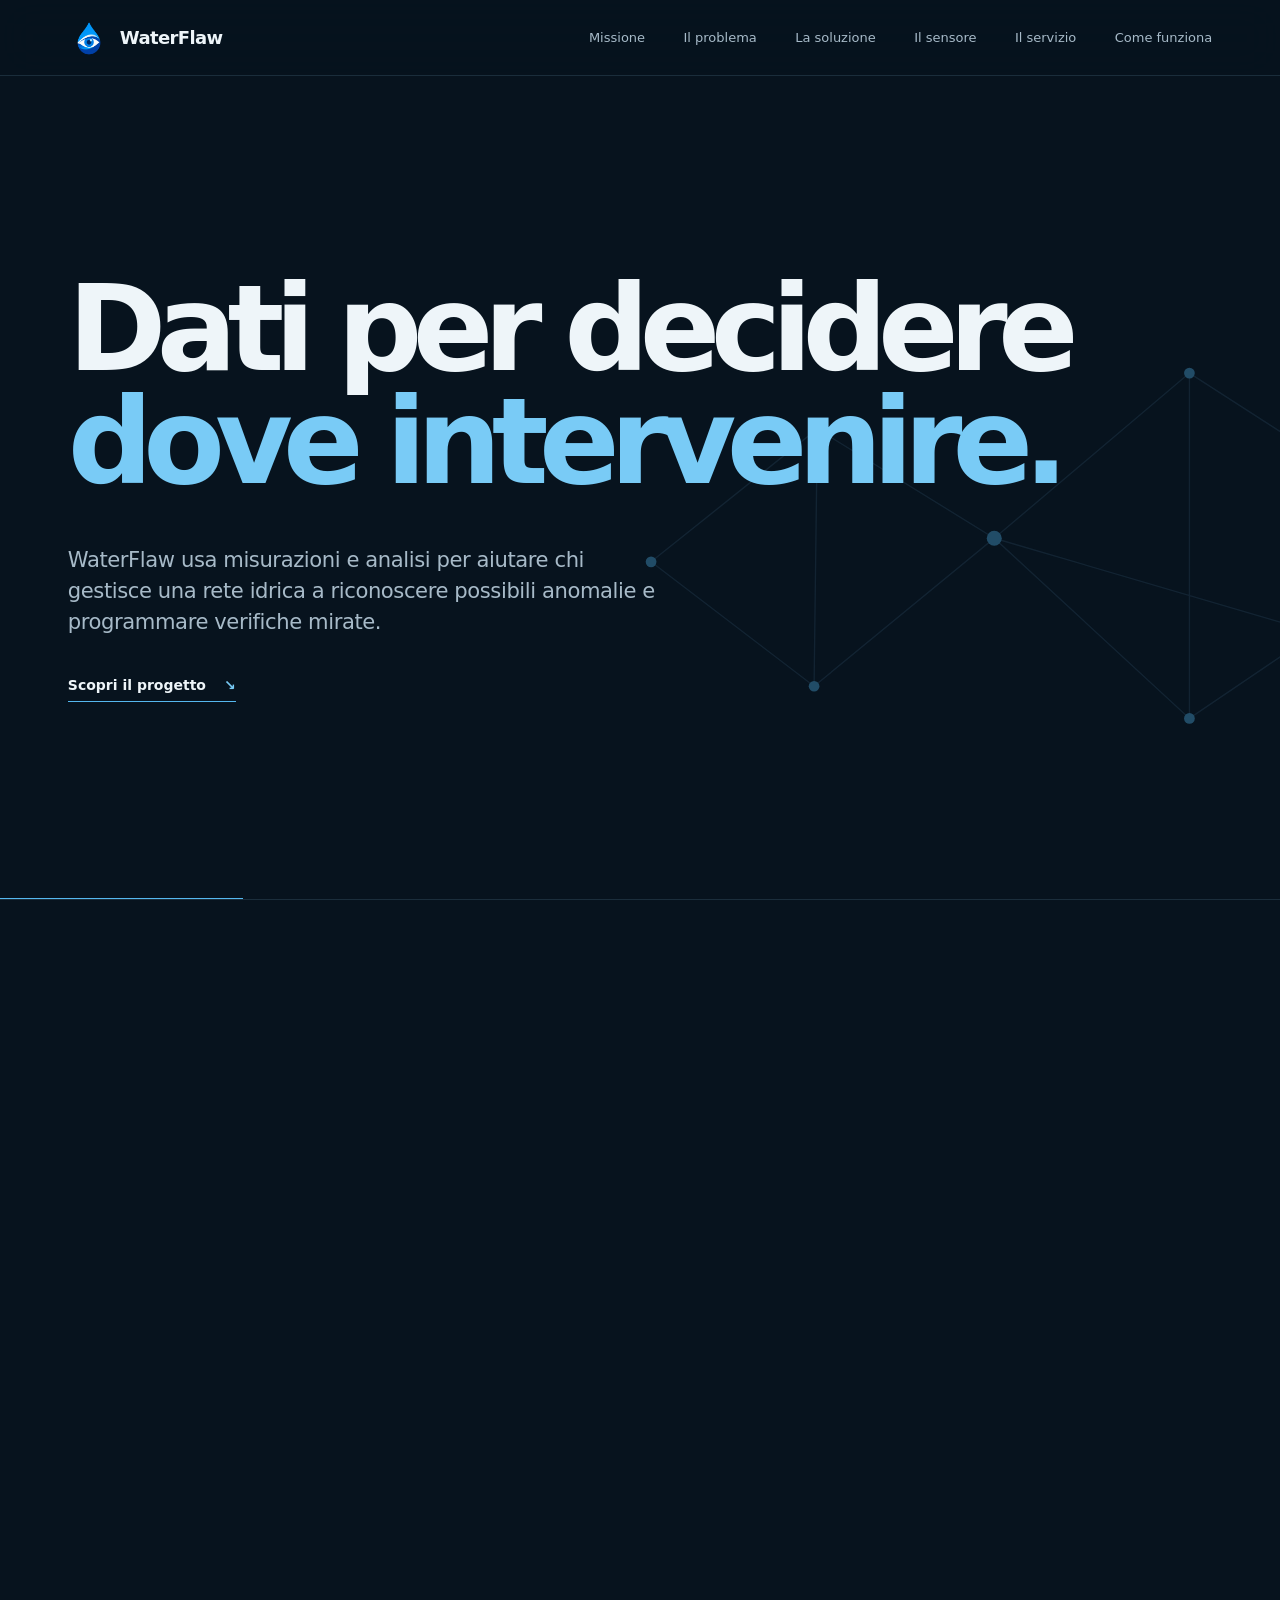
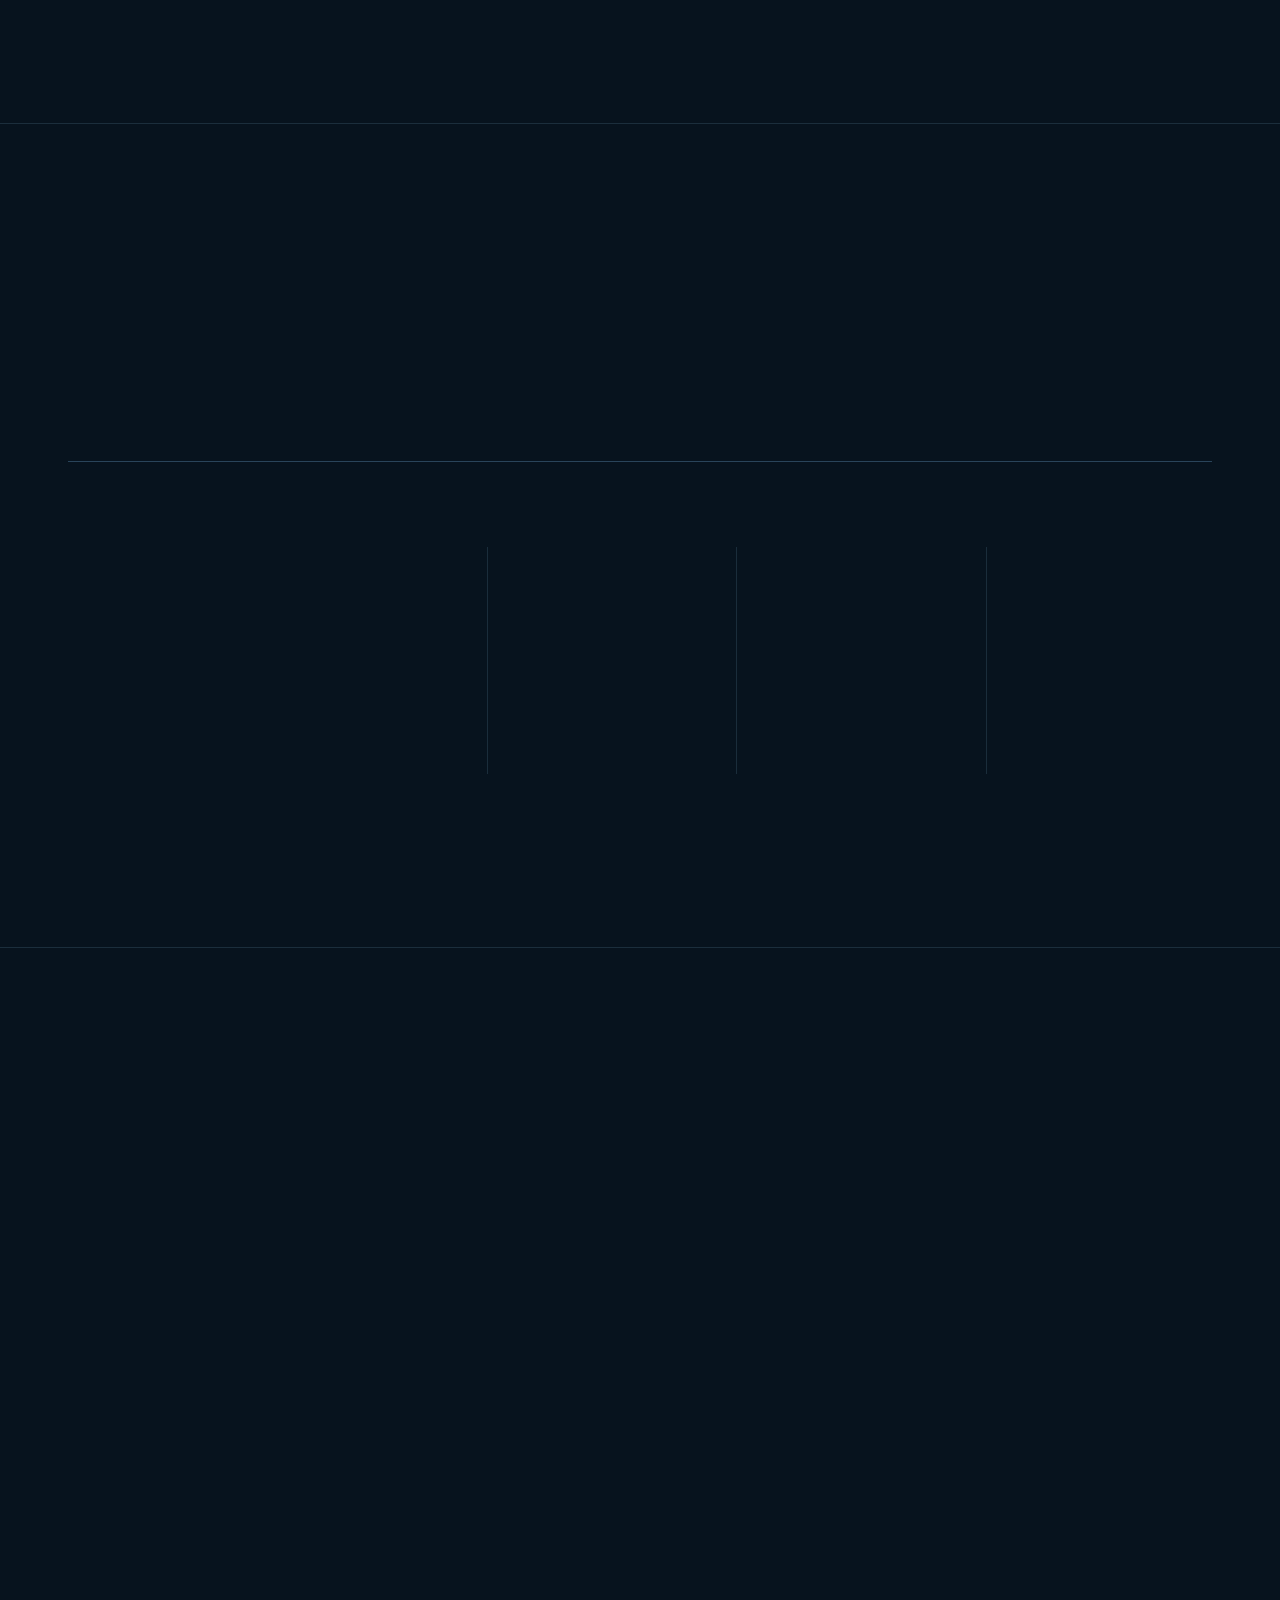
<file: index.html>
<!doctype html>
<html lang="it">
<head>
  <meta charset="utf-8">
  <meta name="viewport" content="width=device-width, initial-scale=1">
  <meta name="theme-color" content="#07131e">
  <meta name="description" content="WaterFlaw usa misure e analisi per aiutare chi gestisce una rete idrica a individuare possibili anomalie e pianificare verifiche mirate.">
  <title>WaterFlaw — Dati per decidere dove intervenire</title>
  <link rel="icon" href="./assets/waterflaw-logo.png" type="image/png">
  <link rel="stylesheet" href="./style.css">
  <script src="./script.js" defer></script>
</head>
<body>
  <div class="loader" id="loader" hidden aria-hidden="true">
    <svg class="loader-filter" aria-hidden="true" focusable="false">
      <defs>
        <filter id="water-goo" x="-100%" y="-100%" width="300%" height="300%">
          <feGaussianBlur in="SourceGraphic" stdDeviation="7" result="blur" />
          <feColorMatrix in="blur" mode="matrix" values="1 0 0 0 0  0 1 0 0 0  0 0 1 0 0  0 0 0 28 -11" result="goo" />
          <feBlend in="SourceGraphic" in2="goo" />
        </filter>
      </defs>
    </svg>
    <div class="liquid-loader">
      <div class="loader-drop-main"></div>
      <div class="loader-drop-falling"></div>
    </div>
  </div>
  <a class="skip-link" href="#contenuto">Vai al contenuto</a>
  <header class="site-header">
    <div class="header-inner wrap">
      <a class="brand" href="#inizio" aria-label="WaterFlaw, torna all'inizio">
        <img src="./assets/waterflaw-logo.png" alt="" width="42" height="42">
        <span>WaterFlaw</span>
      </a>
      <nav aria-label="Navigazione principale">
        <a href="#missione">Missione</a>
        <a href="#problema">Il problema</a>
        <a href="#soluzione">La soluzione</a>
        <a href="#sensore">Il sensore</a>
        <a href="#servizio">Il servizio</a>
        <a href="#funzionamento">Come funziona</a>
      </nav>
    </div>
  </header>
  <main id="contenuto">
    <section class="hero section" id="inizio" aria-labelledby="hero-title">
      <div class="wrap hero-inner">
        <div class="hero-copy">
          <h1 id="hero-title" data-enter>Dati per decidere<br><em>dove intervenire.</em></h1>
          <p data-enter>WaterFlaw usa misurazioni e analisi per aiutare chi gestisce una rete idrica a riconoscere possibili anomalie e programmare verifiche mirate.</p>
          <a class="text-link" href="#missione" data-enter>Scopri il progetto <span aria-hidden="true">↘</span></a>
        </div>
        <svg class="hero-network" viewBox="0 0 740 560" aria-hidden="true" focusable="false">
          <g class="hero-network-lines">
            <path d="M70 274 225 150 390 252 572 98 690 174" />
            <path d="M70 274 222 390 390 252 572 420 690 340" />
            <path d="M225 150 222 390M572 98 572 420M390 252 690 340" />
          </g>
          <g class="hero-network-nodes">
            <circle cx="70" cy="274" r="5"/><circle cx="225" cy="150" r="5"/>
            <circle cx="222" cy="390" r="5"/><circle cx="390" cy="252" r="7"/>
            <circle cx="572" cy="98" r="5"/><circle cx="572" cy="420" r="5"/>
            <circle cx="690" cy="174" r="5"/><circle cx="690" cy="340" r="5"/>
          </g>
        </svg>
      </div>
      <span class="hero-edge" aria-hidden="true"></span>
    </section>
    <section class="mission section" id="missione" aria-labelledby="mission-title">
      <div class="wrap split-layout">
        <h2 id="mission-title" class="section-title reveal">Rendere visibili<br>le perdite, <em>prima<br>di intervenire.</em></h2>
        <div class="section-copy reveal">
          <p>WaterFlaw vuole rendere più semplice il controllo delle reti idriche. Le misure aiutano a scegliere dove verificare, evitando ispezioni indiscriminate.</p>
          <div class="measure-line" aria-hidden="true"><i></i><span></span><i></i></div>
        </div>
      </div>
    </section>
    <section class="problem section" id="problema" aria-labelledby="problem-title">
      <div class="wrap">
        <div class="problem-intro">
          <h2 id="problem-title" class="section-title reveal">L'acqua si perde.<br><em>Spesso senza sapere dove.</em></h2>
          <p class="section-copy reveal">Nel 2022 le perdite idriche totali nelle reti comunali italiane erano il 42,4% dell'acqua immessa. Il dato descrive le reti pubbliche, non la domanda delle reti private.</p>
        </div>
        <figure class="loss-chart" aria-labelledby="chart-label" data-chart>
          <figcaption id="chart-label" class="reveal">Perdite idriche totali nelle reti comunali · 2022</figcaption>
          <div class="chart-grid" aria-hidden="true"><span></span><span></span><span></span></div>
          <div class="chart-rows">
            <div class="chart-row reveal"><span class="chart-place">Italia</span><span class="chart-track"><span class="chart-bar" style="--bar-width:60.571%;"></span></span><strong>42,4%</strong></div>
            <div class="chart-row reveal"><span class="chart-place">Calabria</span><span class="chart-track"><span class="chart-bar" style="--bar-width:69.571%;"></span></span><strong>48,7%</strong></div>
            <div class="chart-row reveal"><span class="chart-place">Cosenza</span><span class="chart-track"><span class="chart-bar" style="--bar-width:69.429%;"></span></span><strong>48,6%</strong></div>
            <div class="chart-row reveal"><span class="chart-place">Crotone<span class="provisional">*</span></span><span class="chart-track"><span class="chart-bar chart-bar-strong" style="--bar-width:87.286%;"></span></span><strong>61,1%</strong></div>
          </div>
          <div class="chart-axis reveal" aria-hidden="true"><span>0</span><span>20</span><span>40</span><span>60</span><span>70%</span></div>
          <p class="chart-source reveal">* Dato provvisorio. Fonte: <a href="https://www.istat.it/wp-content/uploads/2024/12/Calabria_BesT_2024.pdf" target="_blank" rel="noopener noreferrer">ISTAT, BesT Calabria 2024</a>, tavola 2.8.</p>
        </figure>
      </div>
    </section>
    <section class="solution section" id="soluzione" aria-labelledby="solution-title">
      <div class="wrap split-layout solution-layout">
        <div class="solution-copy">
          <h2 id="solution-title" class="section-title reveal">Dalle misurazioni<br>alle <em>verifiche mirate.</em></h2>
          <p class="section-copy reveal">I sensori misurano la portata e, quando serve, la pressione. Il software confronta le letture e segnala i tratti da controllare. La presenza di una perdita si accerta sul posto.</p>
        </div>
        <figure class="network-figure reveal" aria-label="Schema di una rete idrica: un tratto viene evidenziato per una possibile anomalia" data-network>
          <svg viewBox="0 0 620 430" role="img" aria-labelledby="network-svg-title network-svg-desc">
            <title id="network-svg-title">Rete di misura</title>
            <desc id="network-svg-desc">Otto punti collegati da tubazioni. Un tratto è evidenziato come possibile anomalia da verificare.</desc>
            <g class="network-base">
              <path pathLength="1" d="M60 232 170 120 328 204 495 88 572 158" />
              <path pathLength="1" d="M60 232 174 338 328 204 492 330 572 270" />
              <path pathLength="1" d="M170 120 174 338M495 88 492 330" />
            </g>
            <path class="network-alert" pathLength="1" d="M328 204 492 330" />
            <g class="network-dots">
              <circle cx="60" cy="232" r="9"/><circle cx="170" cy="120" r="9"/>
              <circle cx="174" cy="338" r="9"/><circle cx="328" cy="204" r="11"/>
              <circle cx="495" cy="88" r="9"/><circle cx="492" cy="330" r="9"/>
              <circle cx="572" cy="158" r="9"/><circle cx="572" cy="270" r="9"/>
            </g>
            <circle class="network-alert-dot" cx="410" cy="267" r="6" />
          </svg>
        </figure>
      </div>
    </section>
    <section class="sensor section" id="sensore" aria-labelledby="sensor-title">
      <div class="wrap sensor-layout">
        <div class="sensor-copy">
          <h2 id="sensor-title" class="section-title reveal">Il sensore,<br><em>da vicino.</em></h2>
          <p class="section-copy reveal">Il prototipo raccoglie le letture dei misuratori. Qui puoi osservare l’involucro e la scheda che collega i sensori all’unità di controllo.</p>
          <div class="sensor-controls reveal" aria-label="Comandi del modello">
            <button class="sensor-toggle" type="button" data-sensor-toggle aria-controls="sensor-model" aria-expanded="false" disabled><span data-sensor-toggle-label>Apri l’involucro</span><span aria-hidden="true">↗</span></button>
          </div>
          <p class="sensor-hint reveal" data-sensor-hint>Caricamento del modello…</p>
        </div>
        <div class="sensor-stage reveal" id="sensor-model" data-sensor-stage tabindex="0" role="group" aria-label="Modello interattivo del sensore WaterFlaw. Usa le frecce per ruotarlo e il pulsante per aprire l’involucro.">
          <img class="sensor-image" data-sensor-image src="./assets/sensor/frame_000.webp" width="580" height="580" alt="Involucro del prototipo WaterFlaw, vista ruotabile a 360 gradi" draggable="false" fetchpriority="low">
          <span class="sensor-stage-state" data-sensor-state aria-live="polite">Vista esterna · 360°</span>
        </div>
      </div>
    </section>
    <section class="service section" id="servizio" aria-labelledby="service-title">
      <div class="wrap">
        <div class="service-intro">
          <h2 id="service-title" class="section-title reveal">Il servizio, dall'installazione <em>all'assistenza.</em></h2>
          <p class="section-copy reveal">Il preventivo distingue la fornitura iniziale dal canone periodico. La configurazione dipende dall'estensione della rete e dai punti da monitorare.</p>
        </div>
        <div class="service-offer" aria-label="Componenti del servizio">
          <div class="service-offer-part reveal">
            <span>All'avvio</span>
            <strong>Dispositivi<br>e installazione</strong>
          </div>
          <div class="service-offer-part reveal">
            <span>Nel tempo</span>
            <strong>Piattaforma web<br>e assistenza</strong>
          </div>
        </div>
      </div>
    </section>
    <section class="audience section" id="destinatari" aria-labelledby="audience-title">
      <div class="wrap audience-layout">
        <div>
          <h2 id="audience-title" class="section-title reveal">Ogni rete ha bisogno<br>di essere <em>compresa.</em></h2>
          <p class="section-copy reveal">WaterFlaw si rivolge inizialmente a organizzazioni che gestiscono reti idriche private e devono decidere dove concentrare i controlli.</p>
        </div>
        <ul class="audience-list" aria-label="Destinatari iniziali">
          <li class="reveal">Aziende agricole</li>
          <li class="reveal">Imprese industriali</li>
          <li class="reveal">Strutture ricettive</li>
          <li class="reveal">Complessi immobiliari</li>
        </ul>
      </div>
    </section>
    <section class="process section" id="funzionamento" aria-labelledby="process-title">
      <div class="wrap">
        <h2 id="process-title" class="section-title reveal">Una rete più leggibile.<br><em>Decisioni più precise.</em></h2>
        <p class="section-copy reveal">La rete viene rappresentata, le misure vengono raccolte e le anomalie orientano le verifiche. Il gestore mantiene il controllo degli interventi.</p>
        <ol class="process-steps reveal" data-process>
          <li><span class="step-dot" aria-hidden="true"></span><span>Rappresentare</span></li>
          <li><span class="step-dot" aria-hidden="true"></span><span>Misurare</span></li>
          <li><span class="step-dot" aria-hidden="true"></span><span>Segnalare</span></li>
          <li><span class="step-dot" aria-hidden="true"></span><span>Verificare</span></li>
        </ol>
      </div>
    </section>
    <section class="rollout section" id="avvio" aria-labelledby="rollout-title">
      <div class="wrap split-layout rollout-layout">
        <div>
          <h2 id="rollout-title" class="section-title reveal">Prima un tratto.<br><em>Poi il resto della rete.</em></h2>
          <p class="section-copy reveal">WaterFlaw può iniziare da una porzione delimitata. I dati raccolti aiutano il gestore a decidere se e dove estendere il monitoraggio.</p>
        </div>
        <figure class="rollout-diagram reveal" data-rollout aria-label="Il monitoraggio parte da un tratto della rete e può estendersi ad altri collegamenti">
          <svg viewBox="0 0 600 250" role="img" aria-labelledby="rollout-svg-title rollout-svg-desc">
            <title id="rollout-svg-title">Avvio graduale del monitoraggio</title>
            <desc id="rollout-svg-desc">Il primo tratto è evidenziato in azzurro. Gli altri collegamenti rappresentano una possibile estensione.</desc>
            <path class="rollout-possible" pathLength="1" d="M260 128 385 61 550 132M385 61 390 201 550 132" />
            <path class="rollout-start" pathLength="1" d="M45 128 145 72 260 128 145 191 45 128M145 72 145 191" />
            <g class="rollout-points">
              <circle cx="45" cy="128" r="8"/><circle cx="145" cy="72" r="8"/>
              <circle cx="145" cy="191" r="8"/><circle cx="260" cy="128" r="9"/>
            </g>
            <g class="rollout-future-points">
              <circle cx="385" cy="61" r="8"/><circle cx="390" cy="201" r="8"/>
              <circle cx="550" cy="132" r="8"/>
            </g>
          </svg>
          <figcaption><span>Primo tratto</span><span>Estensione possibile</span></figcaption>
        </figure>
      </div>
    </section>
    <section class="demo-section section" id="demo" aria-labelledby="demo-title">
      <div class="wrap demo-layout">
        <div class="demo-copy">
          <h2 id="demo-title" class="section-title reveal">Demo della <em>piattaforma.</em></h2>
          <p class="section-copy reveal">Una rete simulata mostra le misure nel tempo, i tratti da verificare e lo storico degli interventi.</p>
        </div>
        <div class="demo-action reveal">
          <a class="demo-cta" href="./demo/">
            <span class="demo-cta-label">Prova la demo</span>
            <span class="demo-cta-arrow" aria-hidden="true">↗</span>
          </a>
        </div>
      </div>
    </section>
  </main>
  <footer class="site-footer" id="chiusura" aria-labelledby="footer-title">
    <div class="wrap footer-content">
      <div class="footer-main">
        <a class="footer-lockup reveal" href="#inizio" aria-label="WaterFlaw, torna all'inizio">
          <img src="./assets/waterflaw-logo.png" alt="" width="104" height="104">
          <span>WaterFlaw</span>
        </a>
        <h2 id="footer-title" class="section-title reveal">Conoscere la rete.<br><em>Ridurre gli sprechi.</em></h2>
      </div>
      <div class="footer-bottom">
        <span class="footer-copyright reveal">© 2026 WaterFlaw</span>
        <nav class="footer-legal" aria-label="Informazioni legali">
          <a class="reveal" href="./privacy.html">Privacy policy</a>
          <a class="reveal" href="./cookie.html">Cookie policy</a>
        </nav>
        <a class="footer-return reveal" href="#inizio">Torna all'inizio <span aria-hidden="true">↑</span></a>
      </div>
    </div>
  </footer>
</body>
</html>
</file>
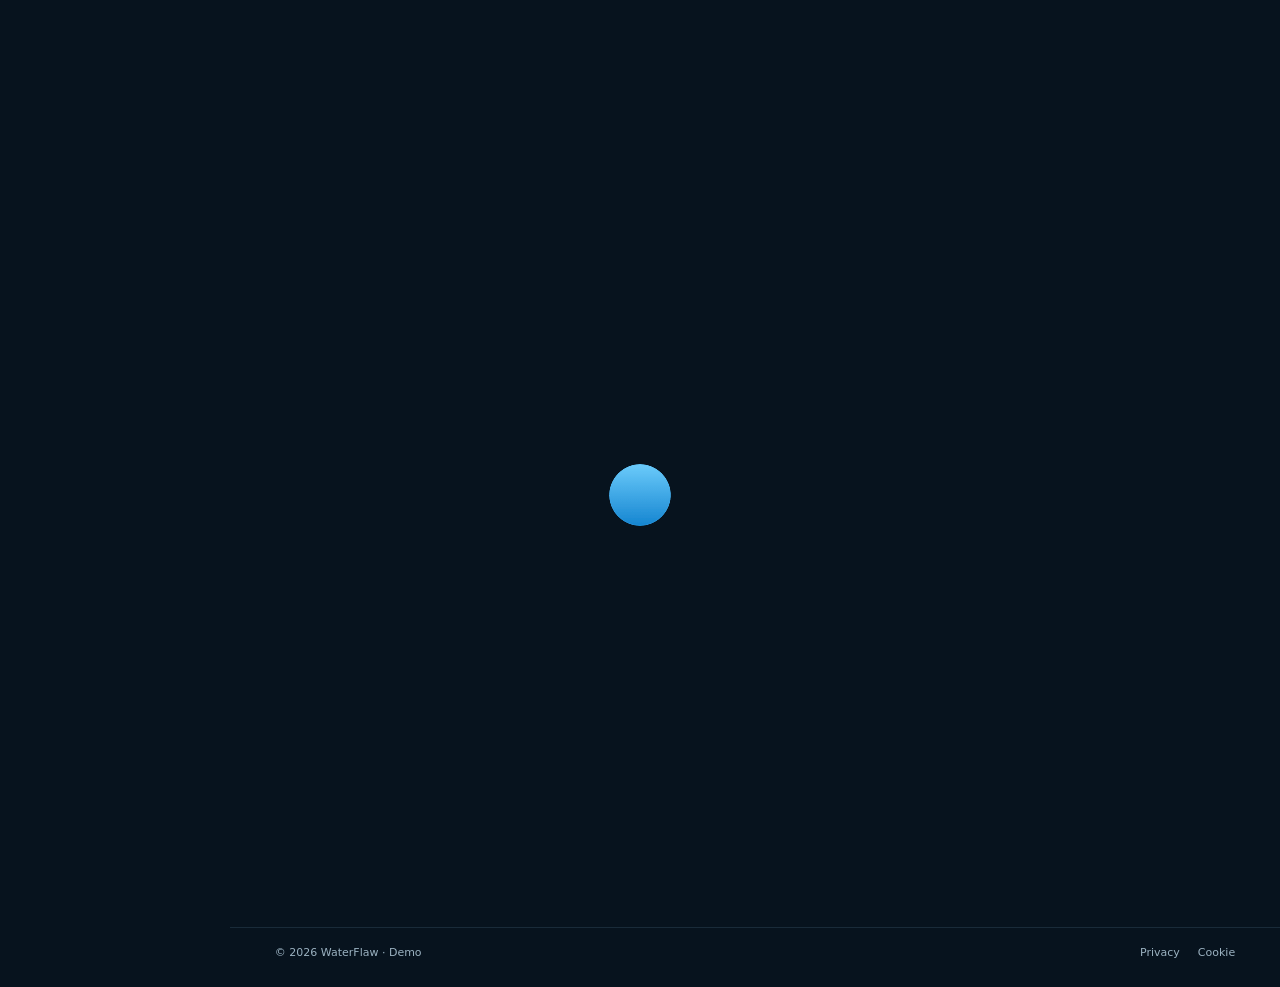
<file: demo/index.html>
<!doctype html>
<html lang="it" data-type="software">
<head>
  <meta charset="utf-8">
  <meta name="viewport" content="width=device-width, initial-scale=1">
  <meta name="theme-color" content="#07131e">
  <meta name="page-type" content="software">
  <meta name="site-kind" content="software">
  <meta name="description" content="Esplora la demo WaterFlaw: misure simulate, rete idrica interattiva e storico degli interventi.">
  <title>Demo piattaforma — WaterFlaw</title>
  <link rel="icon" href="../assets/waterflaw-logo.png" type="image/png">
  <link rel="stylesheet" href="./style.css">
  <script src="./app.js" defer></script>
</head>
<body>
  <div class="loader" id="loader" aria-hidden="true">
    <svg class="loader-filter" aria-hidden="true" focusable="false">
      <defs>
        <filter id="water-goo" x="-100%" y="-100%" width="300%" height="300%">
          <feGaussianBlur in="SourceGraphic" stdDeviation="7" result="blur" />
          <feColorMatrix in="blur" mode="matrix" values="1 0 0 0 0  0 1 0 0 0  0 0 1 0 0  0 0 0 28 -11" result="goo" />
          <feBlend in="SourceGraphic" in2="goo" />
        </filter>
      </defs>
    </svg>
    <div class="liquid-loader">
      <div class="loader-drop-main"></div>
      <div class="loader-drop-falling"></div>
    </div>
  </div>
  <a class="skip-link" href="#app-content">Vai al contenuto</a>
  <div class="app-shell">
    <aside class="sidebar">
      <a class="brand" href="../" aria-label="WaterFlaw, torna al sito">
        <img src="../assets/waterflaw-logo.png" alt="" width="36" height="36">
        <span>WaterFlaw</span>
      </a>
      <nav class="side-nav" aria-label="Navigazione della demo">
        <a href="#panoramica" data-tab-link="panoramica"><span class="nav-mark" aria-hidden="true"></span>Panoramica</a>
        <a href="#rete" data-tab-link="rete"><span class="nav-mark" aria-hidden="true"></span>Rete idrica</a>
        <a href="#interventi" data-tab-link="interventi"><span class="nav-mark" aria-hidden="true"></span>Interventi</a>
      </nav>
      <div class="sidebar-bottom">
        <a class="site-return" href="../">Torna al sito <span aria-hidden="true">↗</span></a>
      </div>
    </aside>

    <div class="main-shell">
      <header class="topbar">
        <a class="mobile-brand" href="../" aria-label="WaterFlaw, torna al sito"><img src="../assets/waterflaw-logo.png" alt="" width="32" height="32"><span>WaterFlaw</span></a>
        <div class="network-name"><span class="network-name-dot" aria-hidden="true"></span>Rete privata · Demo</div>
        <div class="scenario-control" role="group" aria-label="Scenario simulato">
          <button type="button" data-scenario="regular" aria-pressed="true">Regolare</button>
          <button type="button" data-scenario="leak" aria-pressed="false">Possibile perdita</button>
        </div>
      </header>

      <main id="app-content" class="app-content">
        <section class="view" id="panoramica" data-view="panoramica" aria-labelledby="overview-title">
          <div class="view-heading">
            <div><h1 id="overview-title">Panoramica</h1><p>Misure della rete nelle ultime 24 ore.</p></div>
            <span class="view-date">18 novembre 2026</span>
          </div>

          <div class="overview-top">
            <article class="primary-metric">
              <span>Acqua immessa · 24 ore</span>
              <div><strong data-metric="volume">165,6</strong><span>m³</span></div>
              <p>Misurata al sensore S01</p>
            </article>
            <article class="metric-tile"><span>Tratti da verificare</span><strong data-metric="alerts">0</strong><p data-alert-caption>Nessuna anomalia rilevata</p></article>
            <article class="metric-tile"><span>Sensori attivi</span><strong>11 <small>/ 11</small></strong><p>Ultima lettura: 22:00</p></article>
          </div>

          <div class="overview-charts">
            <article class="chart-panel flow-panel">
              <div class="panel-heading"><div><h2>Portata nel tempo</h2><p>Tratto S04–S06 · litri al minuto</p></div>
                <div class="period-control" role="group" aria-label="Periodo del grafico">
                  <button type="button" data-period="day" aria-pressed="true">24 ore</button>
                  <button type="button" data-period="week" aria-pressed="false">7 giorni</button>
                </div>
              </div>
              <svg class="flow-chart" data-flow-chart viewBox="0 0 720 280" role="img" aria-label="Portata a monte e a valle del tratto selezionato nel tempo"></svg>
              <div class="chart-legend"><span><i class="legend-upstream"></i> S04 · monte</span><span><i class="legend-downstream"></i> S06 · valle</span></div>
            </article>
            <article class="chart-panel volume-panel">
              <div class="panel-heading"><div><h2>Volume monitorato</h2><p>Ultimi 7 giorni · m³</p></div></div>
              <div class="volume-chart" data-volume-chart role="img" aria-label="Volume giornaliero monitorato negli ultimi sette giorni"></div>
              <div class="volume-total"><span>Totale settimanale</span><strong>1.113 m³</strong></div>
            </article>
          </div>

        </section>

        <section class="view" id="rete" data-view="rete" aria-labelledby="network-title" hidden>
          <div class="view-heading"><div><h1 id="network-title">Rete idrica</h1><p>Seleziona un punto di misura per leggere il tratto collegato.</p></div><span class="view-date">11 sensori · 10 tratti</span></div>
          <div class="network-layout">
            <article class="graph-panel">
              <div class="panel-heading"><div><h2>Rete dimostrativa</h2><p>Tre collettori e quattro diramazioni</p></div><span class="network-status" data-network-status>Regolare</span></div>
              <div class="graph-viewport">
                <div class="graph-canvas">
                  <svg viewBox="0 0 900 600" aria-hidden="true" focusable="false">
                    <path class="graph-edge" d="M70 300 220 300" />
                    <path class="graph-edge" d="M220 300 390 150" />
                    <path class="graph-edge" d="M390 150 570 100" />
                    <path class="graph-edge" d="M570 100 810 100" />
                    <path class="graph-edge" d="M390 150 690 235" />
                    <path class="graph-edge" d="M220 300 390 450" />
                    <path class="graph-edge" d="M390 450 570 360" />
                    <path class="graph-edge" data-alert-edge d="M570 360 810 360" />
                    <path class="graph-edge" d="M390 450 570 525" />
                    <path class="graph-edge" d="M570 525 810 525" />
                  </svg>
                  <button type="button" class="graph-node" data-node="S01" style="--x:7.778%;--y:50%;"><strong>S01</strong><span>Ingresso</span></button>
                  <button type="button" class="graph-node is-collector" data-node="S02" style="--x:24.444%;--y:50%;"><strong>S02</strong><span>Collettore centrale</span></button>
                  <button type="button" class="graph-node is-collector" data-node="S07" style="--x:43.333%;--y:25%;"><strong>S07</strong><span>Collettore nord</span></button>
                  <button type="button" class="graph-node" data-node="S03" style="--x:63.333%;--y:16.667%;"><strong>S03</strong><span>Ramo nord</span></button>
                  <button type="button" class="graph-node" data-node="S05" style="--x:90%;--y:16.667%;"><strong>S05</strong><span>Uscita nord</span></button>
                  <button type="button" class="graph-node" data-node="S09" style="--x:76.667%;--y:39.167%;"><strong>S09</strong><span>Uscita laterale</span></button>
                  <button type="button" class="graph-node is-collector" data-node="S08" style="--x:43.333%;--y:75%;"><strong>S08</strong><span>Collettore sud</span></button>
                  <button type="button" class="graph-node" data-node="S04" style="--x:63.333%;--y:60%;"><strong>S04</strong><span>Ramo sud</span></button>
                  <button type="button" class="graph-node" data-node="S06" style="--x:90%;--y:60%;"><strong>S06</strong><span>Uscita sud</span></button>
                  <button type="button" class="graph-node" data-node="S10" style="--x:63.333%;--y:87.5%;"><strong>S10</strong><span>Ramo servizi</span></button>
                  <button type="button" class="graph-node" data-node="S11" style="--x:90%;--y:87.5%;"><strong>S11</strong><span>Uscita servizi</span></button>
                </div>
              </div>
              <div class="graph-legend"><span><i class="legend-node"></i>Punto di misura</span><span><i class="legend-alert"></i>Tratto da verificare</span></div>
            </article>
            <aside class="detail-panel" aria-live="polite">
              <div class="detail-head"><span data-detail-code>S04</span><span class="detail-status" data-detail-status>Regolare</span></div>
              <h2 data-detail-name>Ramo sud</h2>
              <p data-detail-context>Tratto verso il sensore S06</p>
              <div class="detail-reading"><span>Portata rilevata</span><strong><span data-detail-flow>51,3</span> <small>L/min</small></strong></div>
              <dl class="detail-facts">
                <div><dt>Pressione</dt><dd data-detail-pressure>3,6 bar</dd></div>
                <div><dt data-detail-down-label>Misura a valle · S06</dt><dd data-detail-down>50,9 L/min</dd></div>
                <div><dt>Scarto fra le letture</dt><dd data-detail-diff>0,4 L/min</dd></div>
              </dl>
              <button type="button" class="detail-action" data-schedule hidden>Programma una verifica <span aria-hidden="true">↗</span></button>
            </aside>
          </div>
        </section>

        <section class="view" id="interventi" data-view="interventi" aria-labelledby="interventions-title" hidden>
          <div class="view-heading"><div><h1 id="interventions-title">Interventi</h1><p>Verifiche e manutenzioni della rete dimostrativa.</p></div><span class="view-date">Storico simulato</span></div>
          <div class="interventions-layout">
            <article class="chart-panel interventions-chart-panel">
              <div class="panel-heading"><div><h2>Attività nel tempo</h2><p>Interventi per mese</p></div></div>
              <div class="interventions-chart" data-interventions-chart role="img" aria-label="Numero di interventi negli ultimi sei mesi"></div>
            </article>
            <article class="history-panel">
              <div class="history-heading"><h2>Ultimi interventi</h2><div class="history-filters" role="group" aria-label="Filtra gli interventi"><button type="button" data-filter="all" aria-pressed="true">Tutti</button><button type="button" data-filter="open" aria-pressed="false">Aperti</button><button type="button" data-filter="done" aria-pressed="false">Conclusi</button></div></div>
              <div class="history-list" data-history-list></div>
            </article>
          </div>
        </section>
      </main>
      <footer class="app-footer"><span>© 2026 WaterFlaw · Demo</span><div><a href="../privacy.html">Privacy</a><a href="../cookie.html">Cookie</a></div></footer>
    </div>
  </div>
  <nav class="mobile-nav" aria-label="Navigazione della demo"><a href="#panoramica" data-tab-link="panoramica">Panoramica</a><a href="#rete" data-tab-link="rete">Rete</a><a href="#interventi" data-tab-link="interventi">Interventi</a></nav>
</body>
</html>
</file>
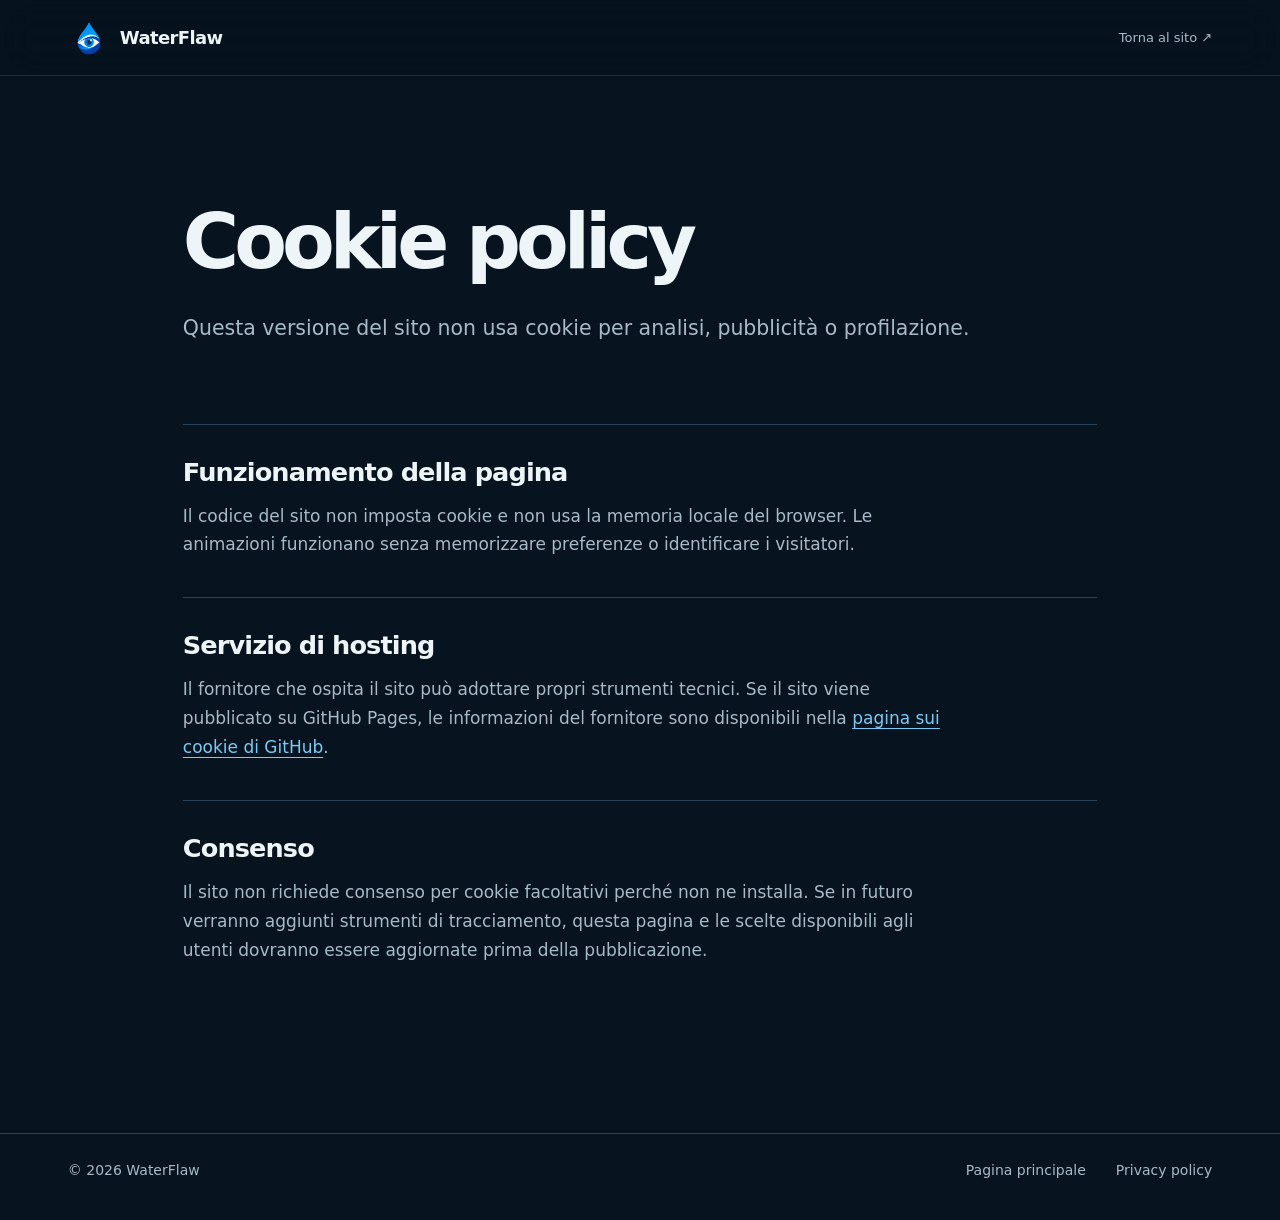
<file: cookie.html>
<!doctype html>
<html lang="it" class="legal-document">
<head>
  <meta charset="utf-8">
  <meta name="viewport" content="width=device-width, initial-scale=1">
  <meta name="theme-color" content="#07131e">
  <meta name="description" content="Informazioni sui cookie del sito WaterFlaw.">
  <title>Cookie policy — WaterFlaw</title>
  <link rel="icon" href="./assets/waterflaw-logo.png" type="image/png">
  <link rel="stylesheet" href="./style.css">
</head>
<body>
  <a class="skip-link" href="#contenuto">Vai al contenuto</a>
  <header class="site-header">
    <div class="header-inner wrap">
      <a class="brand" href="./index.html" aria-label="WaterFlaw, torna alla pagina principale">
        <img src="./assets/waterflaw-logo.png" alt="" width="42" height="42">
        <span>WaterFlaw</span>
      </a>
      <nav aria-label="Navigazione"><a href="./index.html">Torna al sito ↗</a></nav>
    </div>
  </header>
  <main class="legal-main wrap" id="contenuto">
    <h1>Cookie policy</h1>
    <p class="legal-lead">Questa versione del sito non usa cookie per analisi, pubblicità o profilazione.</p>
    <section>
      <h2>Funzionamento della pagina</h2>
      <p>Il codice del sito non imposta cookie e non usa la memoria locale del browser. Le animazioni funzionano senza memorizzare preferenze o identificare i visitatori.</p>
    </section>
    <section>
      <h2>Servizio di hosting</h2>
      <p>Il fornitore che ospita il sito può adottare propri strumenti tecnici. Se il sito viene pubblicato su GitHub Pages, le informazioni del fornitore sono disponibili nella <a href="https://docs.github.com/en/site-policy/privacy-policies/github-cookies" target="_blank" rel="noopener noreferrer">pagina sui cookie di GitHub</a>.</p>
    </section>
    <section>
      <h2>Consenso</h2>
      <p>Il sito non richiede consenso per cookie facoltativi perché non ne installa. Se in futuro verranno aggiunti strumenti di tracciamento, questa pagina e le scelte disponibili agli utenti dovranno essere aggiornate prima della pubblicazione.</p>
    </section>
  </main>
  <footer class="legal-footer wrap">
    <span>© 2026 WaterFlaw</span>
    <div><a href="./index.html">Pagina principale</a><a href="./privacy.html">Privacy policy</a></div>
  </footer>
</body>
</html>
</file>
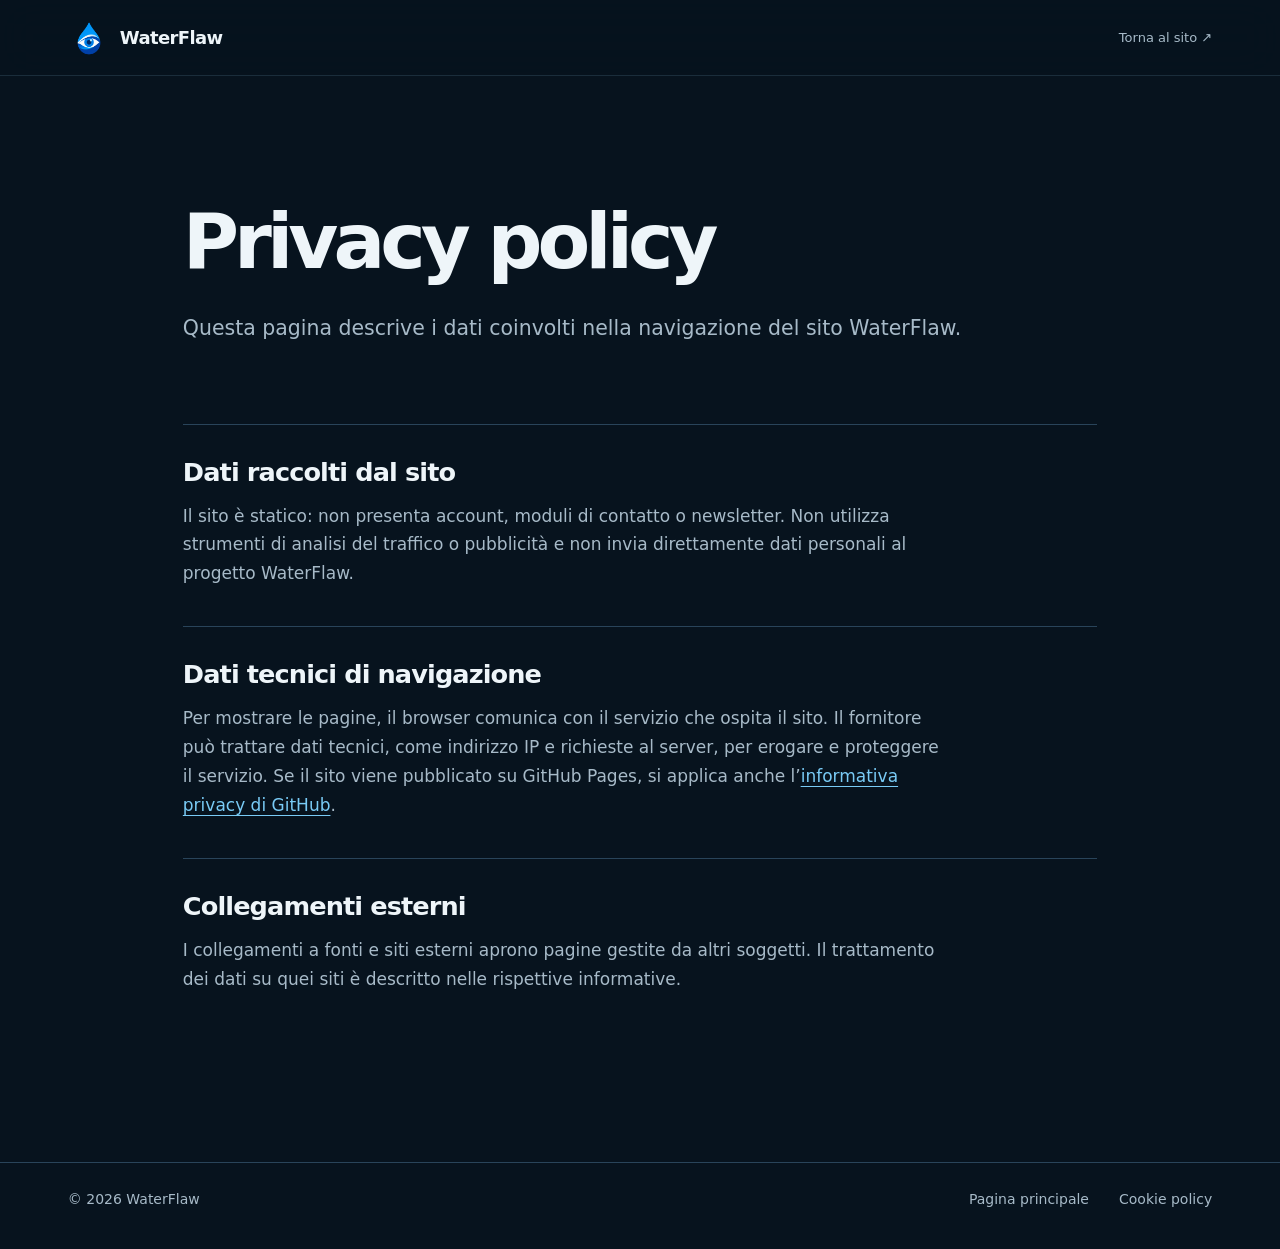
<file: privacy.html>
<!doctype html>
<html lang="it" class="legal-document">
<head>
  <meta charset="utf-8">
  <meta name="viewport" content="width=device-width, initial-scale=1">
  <meta name="theme-color" content="#07131e">
  <meta name="description" content="Informazioni sulla privacy del sito WaterFlaw.">
  <title>Privacy policy — WaterFlaw</title>
  <link rel="icon" href="./assets/waterflaw-logo.png" type="image/png">
  <link rel="stylesheet" href="./style.css">
</head>
<body>
  <a class="skip-link" href="#contenuto">Vai al contenuto</a>
  <header class="site-header">
    <div class="header-inner wrap">
      <a class="brand" href="./index.html" aria-label="WaterFlaw, torna alla pagina principale">
        <img src="./assets/waterflaw-logo.png" alt="" width="42" height="42">
        <span>WaterFlaw</span>
      </a>
      <nav aria-label="Navigazione"><a href="./index.html">Torna al sito ↗</a></nav>
    </div>
  </header>
  <main class="legal-main wrap" id="contenuto">
    <h1>Privacy policy</h1>
    <p class="legal-lead">Questa pagina descrive i dati coinvolti nella navigazione del sito WaterFlaw.</p>
    <section>
      <h2>Dati raccolti dal sito</h2>
      <p>Il sito è statico: non presenta account, moduli di contatto o newsletter. Non utilizza strumenti di analisi del traffico o pubblicità e non invia direttamente dati personali al progetto WaterFlaw.</p>
    </section>
    <section>
      <h2>Dati tecnici di navigazione</h2>
      <p>Per mostrare le pagine, il browser comunica con il servizio che ospita il sito. Il fornitore può trattare dati tecnici, come indirizzo IP e richieste al server, per erogare e proteggere il servizio. Se il sito viene pubblicato su GitHub Pages, si applica anche l’<a href="https://docs.github.com/en/site-policy/privacy-policies/github-general-privacy-statement" target="_blank" rel="noopener noreferrer">informativa privacy di GitHub</a>.</p>
    </section>
    <section>
      <h2>Collegamenti esterni</h2>
      <p>I collegamenti a fonti e siti esterni aprono pagine gestite da altri soggetti. Il trattamento dei dati su quei siti è descritto nelle rispettive informative.</p>
    </section>
  </main>
  <footer class="legal-footer wrap">
    <span>© 2026 WaterFlaw</span>
    <div><a href="./index.html">Pagina principale</a><a href="./cookie.html">Cookie policy</a></div>
  </footer>
</body>
</html>
</file>
<file: style.css>
:root {
  color-scheme: dark;
  --background: #07131e;
  --background-soft: #0a1b29;
  --text: #eef5f9;
  --muted: #a7bac8;
  --line: #29445a;
  --line-soft: rgba(123, 177, 209, .17);
  --accent: #55b8ef;
  --accent-bright: #79cbf6;
  --warning: #d89a59;
  --ease: cubic-bezier(.22, 1, .36, 1);
}

*, *::before, *::after { box-sizing: border-box; }
html { scroll-behavior: smooth; scroll-padding-top: 76px; scroll-snap-type: y mandatory; }
html.is-programmatic-scroll { scroll-behavior: auto; scroll-snap-type: none; }
html { scrollbar-color: #416f8c var(--background); scrollbar-width: thin; }
::-webkit-scrollbar { width: 10px; }
::-webkit-scrollbar-track { background: var(--background); }
::-webkit-scrollbar-thumb {
  background: #416f8c;
  border: 2px solid var(--background);
  border-radius: 99px;
}
::-webkit-scrollbar-thumb:hover { background: var(--accent); }
body {
  margin: 0;
  background: var(--background);
  color: var(--text);
  font-family: Inter, "IBM Plex Sans", ui-sans-serif, system-ui, -apple-system, BlinkMacSystemFont, "Segoe UI", sans-serif;
  -webkit-font-smoothing: antialiased;
  overflow-x: clip;
}
a { color: inherit; }
button, a { -webkit-tap-highlight-color: transparent; }
a:focus-visible { outline: 2px solid var(--accent-bright); outline-offset: 6px; }
button:focus-visible, [tabindex="0"]:focus-visible { outline: 2px solid var(--accent-bright); outline-offset: 5px; }
::selection { background: var(--accent); color: var(--background); }
.wrap { width: min(100%, 1520px); margin-inline: auto; padding-inline: clamp(24px, 5.3vw, 100px); }
.skip-link {
  position: fixed;
  z-index: 100;
  top: 12px;
  left: 12px;
  padding: 12px 16px;
  background: var(--text);
  color: var(--background);
  transform: translateY(-160%);
}
.skip-link:focus { transform: translateY(0); }

.site-header {
  position: sticky;
  top: 0;
  z-index: 20;
  height: 76px;
  background: rgba(7, 19, 30, .76);
  -webkit-backdrop-filter: blur(18px) saturate(125%);
  backdrop-filter: blur(18px) saturate(125%);
  border-bottom: 1px solid var(--line-soft);
}
.header-inner { height: 100%; display: flex; align-items: center; justify-content: space-between; gap: 32px; }
.brand {
  display: inline-flex;
  align-items: center;
  width: fit-content;
  gap: 10px;
  text-decoration: none;
  font-size: 18px;
  font-weight: 650;
  letter-spacing: -.035em;
}
.brand img { object-fit: contain; flex: none; }
.site-header nav { display: flex; align-items: center; gap: clamp(20px, 3vw, 42px); }
.site-header nav a {
  font-size: 13px;
  font-weight: 520;
  color: var(--muted);
  text-decoration: none;
  transition: color .18s ease;
}
.site-header nav a:hover { color: var(--text); }

.section {
  position: relative;
  border-bottom: 1px solid var(--line-soft);
  padding-block: clamp(110px, 15vh, 180px);
}
.section, .site-footer { scroll-snap-align: start; scroll-snap-stop: always; }
.section-title {
  margin: 0;
  max-width: 14ch;
  font-size: clamp(3.5rem, 6.4vw, 7.3rem);
  line-height: .99;
  letter-spacing: -.066em;
  font-weight: 560;
  text-wrap: balance;
}
.section-title em, .hero h1 em {
  color: var(--accent-bright);
  font-style: normal;
  font-weight: inherit;
}
.section-copy {
  max-width: 35rem;
  margin: 0;
  color: var(--muted);
  font-size: clamp(1.1rem, 1.55vw, 1.35rem);
  line-height: 1.56;
  letter-spacing: -.014em;
}
.section-copy p { margin: 0; }
.split-layout {
  display: grid;
  grid-template-columns: minmax(0, 1.15fr) minmax(0, .85fr);
  align-items: center;
  gap: clamp(55px, 9vw, 150px);
}

.hero {
  min-height: calc(100svh - 76px);
  display: flex;
  align-items: center;
  padding-block: clamp(95px, 12vh, 165px);
  overflow: hidden;
}
.hero-inner { position: relative; min-height: 550px; display: flex; align-items: center; }
.hero-copy { position: relative; z-index: 2; width: 100%; }
.hero h1 {
  margin: 0;
  max-width: 1160px;
  font-size: clamp(4.2rem, 9.3vw, 10.7rem);
  line-height: .95;
  letter-spacing: -.082em;
  font-weight: 570;
  text-wrap: balance;
}
.hero h1 em { white-space: nowrap; }
.hero p {
  max-width: 37rem;
  margin: 45px 0 0;
  color: var(--muted);
  font-size: clamp(1.16rem, 1.65vw, 1.5rem);
  line-height: 1.48;
  letter-spacing: -.02em;
}
.text-link {
  display: inline-flex;
  gap: 18px;
  align-items: center;
  margin-top: 40px;
  padding-bottom: 8px;
  border-bottom: 1px solid var(--accent);
  color: var(--text);
  text-decoration: none;
  font-size: 14px;
  font-weight: 570;
  transition: color .18s ease, gap .2s var(--ease);
}
.text-link:hover { color: var(--accent-bright); gap: 24px; }
.text-link span { color: var(--accent-bright); }
.hero-network {
  position: absolute;
  z-index: 1;
  width: min(62vw, 900px);
  right: -7%;
  top: 10%;
  opacity: .35;
  pointer-events: none;
}
.hero-network-lines { fill: none; stroke: var(--line); stroke-width: 1.25; }
.hero-network-nodes { fill: var(--accent); }
.hero-edge { position: absolute; left: 0; bottom: 0; width: 19%; height: 1px; background: var(--accent); }

.mission { min-height: calc(100svh - 76px); display: flex; align-items: center; }
.mission .section-copy { justify-self: end; }
.measure-line { position: relative; width: min(100%, 420px); height: 52px; margin-top: 66px; display: flex; justify-content: space-between; align-items: center; }
.measure-line::before {
  content: "";
  position: absolute;
  left: 4px;
  right: 4px;
  top: 50%;
  height: 1px;
  background: var(--accent);
  transform-origin: left center;
}
.measure-line i { position: relative; width: 9px; height: 9px; border: 1.5px solid var(--accent-bright); border-radius: 50%; background: var(--background); }
.measure-line span { position: relative; width: 44px; height: 44px; border: 1px solid var(--accent); border-radius: 50%; background: var(--background); }
.measure-line span::after { content: ""; position: absolute; inset: 14px; border-radius: 50%; background: var(--accent-bright); }

.problem { min-height: calc(100svh - 76px); padding-block: 65px; }
.problem .section-title { font-size: clamp(3.5rem, 5.5vw, 6.15rem); }
.problem-intro { display: grid; grid-template-columns: minmax(0, 1.2fr) minmax(0, .8fr); align-items: end; gap: clamp(40px, 8vw, 120px); }
.problem-intro .section-copy { justify-self: end; }
.loss-chart { position: relative; margin: clamp(55px, 7vh, 85px) 0 0; padding-top: 25px; border-top: 1px solid var(--line); --chart-label: 150px; --chart-value: 82px; --chart-gap: 20px; }
.loss-chart figcaption { font-size: 15px; font-weight: 560; color: var(--text); margin-bottom: 30px; }
.chart-rows { position: relative; z-index: 2; }
.chart-row { display: grid; grid-template-columns: var(--chart-label) minmax(0,1fr) var(--chart-value); gap: var(--chart-gap); align-items: center; min-height: 55px; }
.chart-place { font-size: clamp(16px, 1.35vw, 18px); color: var(--text); }
.chart-row strong { font-size: clamp(16px, 1.45vw, 19px); font-weight: 570; text-align: right; font-variant-numeric: tabular-nums; }
.provisional { color: var(--warning); }
.chart-track { position: relative; height: 23px; border-bottom: 1px solid var(--line); }
.chart-bar { position: absolute; left: 0; top: 8px; width: var(--bar-width); height: 9px; background: var(--accent); transform-origin: left center; }
.chart-bar-strong { background: var(--accent-bright); }
.chart-grid { position: absolute; z-index: 1; top: 85px; bottom: 63px; left: calc(var(--chart-label) + var(--chart-gap)); right: calc(var(--chart-value) + var(--chart-gap)); pointer-events: none; }
.chart-grid span { position: absolute; top: 0; bottom: 0; width: 1px; background: var(--line-soft); }
.chart-grid span:nth-child(1) { left: 28.571%; }
.chart-grid span:nth-child(2) { left: 57.143%; }
.chart-grid span:nth-child(3) { left: 85.714%; }
.chart-axis { position: relative; height: 26px; margin: 14px calc(var(--chart-value) + var(--chart-gap)) 0 calc(var(--chart-label) + var(--chart-gap)); color: var(--muted); font-size: 12px; font-variant-numeric: tabular-nums; }
.chart-axis span { position: absolute; top: 0; transform: translateX(-50%); }
.chart-axis span:nth-child(1) { left: 0; transform: none; }
.chart-axis span:nth-child(2) { left: 28.571%; }
.chart-axis span:nth-child(3) { left: 57.143%; }
.chart-axis span:nth-child(4) { left: 85.714%; }
.chart-axis span:nth-child(5) { left: 100%; transform: translateX(-100%); }
.chart-source { margin: 27px 0 0; color: var(--muted); font-size: 13px; }
.chart-source a { color: var(--accent-bright); text-underline-offset: 4px; }

.solution { min-height: calc(100svh - 76px); display: flex; align-items: center; }
.solution-layout { grid-template-columns: minmax(0, .9fr) minmax(0, 1.1fr); gap: clamp(50px, 8vw, 140px); }
.solution-copy .section-copy { margin-top: 42px; }
.network-figure { margin: 0; min-width: 0; }
.network-figure svg { display: block; width: 100%; height: auto; overflow: visible; }
.network-base { fill: none; stroke: #42627b; stroke-width: 2; stroke-linecap: round; stroke-linejoin: round; }
.network-dots circle { fill: var(--background); stroke: var(--accent); stroke-width: 2.3; }
.network-dots circle:nth-child(4) { fill: var(--accent); }
.network-alert { fill: none; stroke: var(--warning); stroke-width: 4; stroke-linecap: round; }
.network-alert-dot { fill: var(--warning); }

.sensor { min-height: calc(100svh - 76px); display: flex; align-items: center; padding-block: clamp(55px, 8vh, 95px); }
.sensor-layout { display: grid; grid-template-columns: minmax(0, .9fr) minmax(0, 1.1fr); gap: clamp(50px, 7vw, 110px); align-items: center; }
.sensor .section-title { max-width: none; }
.sensor .section-copy { max-width: 31rem; margin-top: 36px; }
.sensor-controls { display: flex; align-items: center; gap: 16px; margin-top: 42px; }
.sensor-controls button { font: inherit; cursor: pointer; transition: background .2s ease, border-color .2s ease, color .2s ease, transform .2s var(--ease); }
.sensor-controls button:disabled { cursor: wait; opacity: .48; }
.sensor-toggle { display: inline-flex; align-items: center; justify-content: space-between; gap: 32px; min-height: 52px; padding: 0 18px; border: 1px solid var(--accent); border-radius: 12px; background: var(--accent); color: #06131f; font-size: 15px; font-weight: 650; white-space: nowrap; }
.sensor-toggle span[aria-hidden] { font-size: 21px; line-height: 1; }
.sensor-hint { margin: 18px 0 0; color: var(--muted); font-size: 14px; line-height: 1.4; }
.sensor-stage { position: relative; min-width: 0; max-width: min(680px, calc(100svh - 210px)); width: 100%; aspect-ratio: 1; border: 1px solid var(--line-soft); border-radius: 24px; background: #0a1c2b; overflow: hidden; cursor: grab; touch-action: pan-y; user-select: none; }
.sensor-stage.is-dragging { cursor: grabbing; }
.sensor-stage.is-open, .sensor-stage.is-animating { cursor: default; }
.sensor-image { display: block; width: 100%; height: 100%; object-fit: contain; pointer-events: none; }
.sensor-stage-state { position: absolute; right: 24px; bottom: 20px; color: var(--muted); font-size: 12px; letter-spacing: .02em; pointer-events: none; }
@media (hover: hover) and (pointer: fine) {
  .sensor-toggle:not(:disabled):hover { background: var(--accent-bright); border-color: var(--accent-bright); transform: translateY(-2px); }
  .sensor-controls button:not(:disabled):active { transform: translateY(0); }
}

.service { min-height: calc(100svh - 76px); display: flex; align-items: center; }
.service-intro { display: grid; grid-template-columns: minmax(0, 1.1fr) minmax(0, .9fr); align-items: end; gap: clamp(50px, 8vw, 130px); }
.service-intro .section-copy { justify-self: end; }
.service-offer { display: grid; grid-template-columns: repeat(2, minmax(0, 1fr)); margin-top: clamp(58px, 8vh, 90px); border-top: 1px solid var(--line); border-bottom: 1px solid var(--line); }
.service-offer-part { display: flex; flex-direction: column; gap: 26px; padding: 27px 30px 32px 0; }
.service-offer-part + .service-offer-part { padding-left: 38px; border-left: 1px solid var(--line); }
.service-offer-part span { color: var(--accent-bright); font-size: 14px; font-weight: 560; }
.service-offer-part strong { font-size: clamp(1.8rem, 3vw, 3.15rem); line-height: 1.1; letter-spacing: -.048em; font-weight: 520; }

.audience { min-height: calc(100svh - 76px); display: flex; align-items: center; }
.audience-layout { display: grid; grid-template-columns: minmax(0, .92fr) minmax(0, 1.08fr); gap: clamp(55px, 9vw, 150px); align-items: center; }
.audience .section-copy { margin-top: 40px; }
.audience-list { list-style: none; padding: 0; margin: 0; border-top: 1px solid var(--line); }
.audience-list li {
  padding: 25px 0;
  border-bottom: 1px solid var(--line);
  font-size: clamp(1.55rem, 2.5vw, 2.65rem);
  font-weight: 490;
  letter-spacing: -.05em;
  line-height: 1.15;
}

.process { min-height: calc(100svh - 76px); display: flex; align-items: center; }
.process .section-copy { max-width: 42rem; margin-top: 38px; }
.process .section-title { max-width: none; text-align: center; }
.process .section-copy { margin-inline: auto; text-align: center; }
.process-steps { position: relative; display: grid; grid-template-columns: repeat(4, 1fr); gap: 14px; list-style: none; padding: 0; margin: clamp(90px, 15vh, 160px) 0 0; }
.process-steps::before, .process-steps::after { content: ""; position: absolute; top: 9px; left: 10px; right: 10px; height: 1px; transform-origin: left center; }
.process-steps::before { background: var(--line); }
.process-steps::after { background: var(--accent); }
.process-steps li { position: relative; z-index: 1; display: grid; gap: 34px; color: var(--text); font-size: clamp(1.2rem, 1.9vw, 1.8rem); letter-spacing: -.04em; }
.step-dot { display: block; width: 19px; height: 19px; border-radius: 50%; border: 2px solid var(--accent-bright); background: var(--background); }
.process-steps li:last-child .step-dot { background: var(--accent-bright); }

.rollout { min-height: calc(100svh - 76px); display: flex; align-items: center; }
.rollout-layout { grid-template-columns: minmax(0, 1fr) minmax(0, 1fr); gap: clamp(55px, 8vw, 130px); }
.rollout .section-copy { margin-top: 42px; }
.rollout-diagram { width: 100%; min-width: 0; margin: 0; }
.rollout-diagram svg { display: block; width: 100%; height: auto; overflow: visible; }
.rollout-start, .rollout-possible { fill: none; stroke-linecap: round; stroke-linejoin: round; stroke-width: 2; }
.rollout-start { stroke: var(--accent-bright); }
.rollout-possible { stroke: var(--line); }
.rollout-points circle { fill: var(--background); stroke: var(--accent-bright); stroke-width: 2; }
.rollout-points circle:nth-child(4) { fill: var(--accent-bright); }
.rollout-future-points circle { fill: var(--background); stroke: var(--line); stroke-width: 2; }
.rollout-diagram figcaption { display: flex; justify-content: space-between; gap: 20px; margin-top: 13px; color: var(--muted); font-size: 14px; }

.demo-section { min-height: calc(100svh - 76px); display: flex; align-items: center; padding-block: clamp(70px, 10vh, 130px); border-top: 1px solid var(--line); }
.demo-layout { display: grid; grid-template-columns: minmax(0, 1fr) minmax(320px, .75fr); gap: clamp(48px, 7vw, 115px); align-items: center; }
.demo-section .section-title { max-width: 10ch; font-size: clamp(3.6rem, 5.7vw, 6.6rem); }
.demo-section .section-copy { max-width: 30rem; margin-top: 34px; }
.demo-action { justify-self: end; width: min(100%, 450px); }
.demo-cta { display: flex; flex-direction: column; justify-content: space-between; width: 100%; min-height: 250px; padding: 29px; border: 1px solid #85d4fc; border-radius: 26px; background: #68c6f3; color: #071b2a; text-decoration: none; transition: background .25s ease, box-shadow .25s ease, transform .25s var(--ease); }
.demo-cta-label { max-width: 8ch; font-size: clamp(2.5rem, 4vw, 4rem); line-height: .98; letter-spacing: -.065em; font-weight: 650; }
.demo-cta-arrow { align-self: flex-end; display: grid; place-items: center; width: 58px; height: 58px; border-radius: 50%; background: #0b3558; color: #e8f7ff; font-size: 29px; line-height: 1; transition: transform .25s var(--ease), background .25s ease; }
@media (hover: hover) and (pointer: fine) {
  .demo-cta:hover { background: #8bd7fa; box-shadow: 0 16px 42px rgba(0, 0, 0, .13); transform: translateY(-3px); }
  .demo-cta:hover .demo-cta-arrow { transform: translate(3px, -3px); background: #071b2a; }
}
.demo-cta:active { transform: translateY(0); }

.site-footer { position: relative; min-height: calc(100svh - 76px); overflow: hidden; display: flex; align-items: stretch; background: var(--background-soft); }
.footer-content { display: flex; flex-direction: column; min-height: calc(100svh - 76px); padding-block: clamp(72px, 9vh, 105px) 46px; }
.footer-main { flex: 1; display: grid; grid-template-columns: repeat(2, minmax(0, 1fr)); align-items: center; gap: clamp(55px, 5vw, 80px); }
.footer-lockup { display: inline-flex; align-items: center; width: fit-content; min-width: 0; gap: clamp(16px, 2vw, 28px); color: var(--text); text-decoration: none; }
.footer-lockup img { display: block; flex: none; width: clamp(78px, 6vw, 108px); height: auto; }
.footer-lockup span { font-size: clamp(4.5rem, 5.2vw, 6.3rem); line-height: 1; letter-spacing: -.075em; font-weight: 620; }
.site-footer .section-title { max-width: none; font-size: clamp(3.2rem, 3.75vw, 4.4rem); line-height: 1.05; }
.footer-return { display: inline-flex; align-items: center; justify-self: end; gap: 17px; color: var(--muted); text-decoration: none; font-size: 15px; transition: color .18s ease; }
.footer-return span { color: var(--accent-bright); transition: transform .25s var(--ease); }
@media (hover: hover) and (pointer: fine) {
  .footer-return:hover, .footer-lockup:hover { color: var(--accent-bright); }
  .footer-return:hover span { transform: translateY(-4px); }
}
.footer-bottom { display: grid; grid-template-columns: 1fr auto 1fr; align-items: center; gap: 35px; padding-top: 24px; border-top: 1px solid var(--line); }
.footer-legal { display: flex; flex-wrap: wrap; align-items: center; justify-content: center; gap: 18px 32px; color: var(--muted); font-size: 15px; }
.footer-legal a { color: var(--muted); text-decoration: none; text-underline-offset: 5px; transition: color .18s ease; }
.footer-legal a:hover, .footer-legal a:focus-visible { color: var(--text); text-decoration: underline; }
.footer-copyright { white-space: nowrap; color: var(--muted); font-size: 15px; }

.loader[hidden] { display: none !important; }
.loader { position: fixed; z-index: 200; inset: 0; display: grid; place-items: center; background: var(--background); opacity: 1; transition: opacity .58s var(--ease); }
.loader.is-leaving { opacity: 0; pointer-events: none; }
.loader-filter { position: absolute; width: 0; height: 0; overflow: hidden; }
.liquid-loader { position: relative; width: 100px; height: 150px; filter: url("#water-goo"); }
.loader-drop-main, .loader-drop-falling {
  position: absolute;
  left: 50%;
  border-radius: 50%;
  background: linear-gradient(180deg, #6acafa, #1686d1);
}
.loader-drop-main {
  bottom: 0;
  width: 60px;
  height: 60px;
  margin-left: -30px;
  animation: main-merge 2.5s var(--ease) both;
}
.loader-drop-falling {
  top: -10px;
  width: 30px;
  height: 30px;
  margin-left: -15px;
  animation: falling-merge 2.5s both;
}
@keyframes main-merge {
  0%, 65% { transform: scale(1); }
  76% { transform: scaleX(1.17) scaleY(.84); }
  87% { transform: scaleX(.96) scaleY(1.05); }
  100% { transform: scale(1); }
}
@keyframes falling-merge {
  0% { transform: translateY(-20px) scale(.84); opacity: 0; }
  12% { transform: translateY(-14px) scale(1); opacity: 1; }
  64% { transform: translateY(92px) scale(1); opacity: 1; }
  76% { transform: translateY(111px) scale(.78); opacity: 1; }
  89% { transform: translateY(118px) scale(.45); opacity: .65; }
  100% { transform: translateY(119px) scale(.25); opacity: 0; }
}

.motion-ready .reveal { opacity: 0; transform: translate3d(0, 22px, 0); transition: opacity .72s var(--ease), transform .78s var(--ease); transition-delay: 0ms; }
.motion-ready .reveal.is-visible { opacity: 1; transform: none; transition-delay: var(--reveal-delay, 0ms); }
.motion-ready .hero [data-enter] { opacity: 0; transform: translate3d(0, 28px, 0); }
.motion-ready.is-ready .hero.is-visible [data-enter] { animation: hero-enter .85s var(--ease) forwards; }
.motion-ready .hero h1[data-enter] { animation-delay: .05s; }
.motion-ready .hero p[data-enter] { animation-delay: .18s; }
.motion-ready .hero .text-link[data-enter] { animation-delay: .3s; }
@keyframes hero-enter { to { opacity: 1; transform: none; } }
.motion-ready .hero-network-lines path { stroke-dasharray: 1200; stroke-dashoffset: 1200; }
.motion-ready.is-ready .hero.is-visible .hero-network-lines path { animation: hero-draw 1.8s .35s var(--ease) forwards; }
.motion-ready .hero-network-nodes { opacity: 0; }
.motion-ready.is-ready .hero.is-visible .hero-network-nodes { animation: node-enter .5s 1.1s ease-out forwards; }
@keyframes hero-draw { to { stroke-dashoffset: 0; } }
@keyframes node-enter { to { opacity: 1; } }
.motion-ready .measure-line::before { transform: scaleX(0); transition: transform .9s var(--ease); }
.motion-ready .is-visible .measure-line::before { transform: scaleX(1); transition-delay: .15s; }
.motion-ready .chart-bar { transform: scaleX(0); transition: transform 1.1s var(--ease); }
.motion-ready .chart-row.is-visible .chart-bar { transform: scaleX(1); }
.motion-ready .chart-row.is-visible:nth-child(2) .chart-bar { transition-delay: .08s; }
.motion-ready .chart-row.is-visible:nth-child(3) .chart-bar { transition-delay: .16s; }
.motion-ready .chart-row.is-visible:nth-child(4) .chart-bar { transition-delay: .24s; }
.motion-ready .network-base path, .motion-ready .network-alert { stroke-dasharray: 1; stroke-dashoffset: 1; }
.motion-ready .network-base path { transition: stroke-dashoffset .45s var(--ease); }
.motion-ready .network-alert { transition: stroke-dashoffset .35s var(--ease); }
.motion-ready .network-figure.is-visible .network-base path { stroke-dashoffset: 0; transition: stroke-dashoffset 1.45s var(--ease); }
.motion-ready .network-figure.is-visible .network-alert { stroke-dashoffset: 0; transition: stroke-dashoffset .7s .72s var(--ease); }
.motion-ready .network-dots, .motion-ready .network-alert-dot { opacity: 0; transition: opacity .35s ease; }
.motion-ready .network-figure.is-visible .network-dots { opacity: 1; transition-delay: .45s; }
.motion-ready .network-figure.is-visible .network-alert-dot { opacity: 1; transition-delay: 1.15s; }
.motion-ready .process-steps::after { transform: scaleX(0); transition: transform 1.1s var(--ease); }
.motion-ready .process-steps.is-visible::after { transform: scaleX(1); transition-delay: .25s; }
.motion-ready .process-steps li { opacity: 0; transform: translate3d(0, 16px, 0); transition: opacity .6s var(--ease), transform .7s var(--ease); }
.motion-ready .process-steps.is-visible li { opacity: 1; transform: none; }
.motion-ready .process-steps.is-visible li:nth-child(2) { transition-delay: .22s; }
.motion-ready .process-steps.is-visible li:nth-child(3) { transition-delay: .44s; }
.motion-ready .process-steps.is-visible li:nth-child(4) { transition-delay: .66s; }
.motion-ready .rollout-start, .motion-ready .rollout-possible { stroke-dasharray: 1; stroke-dashoffset: 1; transition: stroke-dashoffset .4s var(--ease); }
.motion-ready .rollout-diagram.is-visible .rollout-start { stroke-dashoffset: 0; transition: stroke-dashoffset 1.15s var(--ease); }
.motion-ready .rollout-diagram.is-visible .rollout-possible { stroke-dashoffset: 0; transition: stroke-dashoffset 1.05s .5s var(--ease); }
.motion-ready .rollout-points, .motion-ready .rollout-future-points { opacity: 0; transition: opacity .35s ease; }
.motion-ready .rollout-diagram.is-visible .rollout-points { opacity: 1; transition-delay: .2s; }
.motion-ready .rollout-diagram.is-visible .rollout-future-points { opacity: 1; transition-delay: .85s; }

html.legal-document { scroll-snap-type: none; }
.legal-main { max-width: 1050px; padding-block: clamp(80px, 10vw, 140px) 130px; }
.legal-main h1 { margin: 0; font-size: clamp(3.4rem, 6vw, 6rem); line-height: 1; letter-spacing: -.065em; font-weight: 560; }
.legal-lead { margin: 32px 0 80px; color: var(--muted); font-size: clamp(1.15rem, 1.6vw, 1.4rem); line-height: 1.5; }
.legal-main section { padding-block: 32px 38px; border-top: 1px solid var(--line); }
.legal-main h2 { margin: 0 0 15px; font-size: clamp(1.35rem, 2vw, 1.75rem); font-weight: 560; letter-spacing: -.035em; }
.legal-main section p { max-width: 48rem; margin: 0; color: var(--muted); font-size: 17px; line-height: 1.7; }
.legal-main section a { color: var(--accent-bright); text-underline-offset: 4px; }
.legal-footer { display: flex; align-items: center; justify-content: space-between; gap: 20px; padding-block: 28px 42px; border-top: 1px solid var(--line); color: var(--muted); font-size: 14px; }
.legal-footer div { display: flex; flex-wrap: wrap; gap: 18px 30px; }
.legal-footer a { text-decoration: none; }
.legal-footer a:hover { color: var(--text); text-decoration: underline; text-underline-offset: 4px; }

@media (min-width: 1500px) and (max-height: 950px) {
  .section { padding-block: 72px; }
  .section-title { font-size: clamp(5rem, 4.6vw, 5.6rem); }
  .hero { padding-block: 65px; }
  .hero-inner { min-height: 0; }
  .hero h1 { font-size: clamp(7rem, 7vw, 8.5rem); }
  .problem { padding-block: 55px; }
  .problem .section-title { font-size: 5rem; }
  .loss-chart { margin-top: 50px; }
  .service-offer { margin-top: 55px; }
  .process-steps { margin-top: 75px; }
}

@media (max-width: 1100px) {
  html { scroll-snap-type: y proximity; }
  .section, .site-footer { scroll-snap-stop: normal; }
  .footer-main { grid-template-columns: 1fr; align-content: center; gap: 50px; }
  .footer-lockup span { font-size: clamp(4.2rem, 7vw, 5.7rem); }
  .hero-network { width: 72vw; right: -19%; opacity: .2; }
  .split-layout, .audience-layout { gap: 55px; }
  .section-title { font-size: clamp(3.2rem, 6vw, 5.8rem); }
  .sensor-layout { gap: 42px; }
  .demo-layout { gap: 42px; }
}
@media (max-width: 900px) {
  .footer-bottom { display: flex; align-items: flex-start; flex-direction: column; }
  .footer-legal { justify-content: flex-start; }
  .footer-return { justify-self: auto; }
}
@media (max-height: 820px) {
  html { scroll-snap-type: y proximity; }
  .section, .site-footer { scroll-snap-stop: normal; }
}
@media (max-width: 760px) {
  html { scroll-padding-top: 66px; scroll-snap-type: y proximity; }
  .site-header { height: 66px; }
  .brand { font-size: 17px; }
  .brand img { width: 36px; height: 36px; }
  .site-header nav { display: none; }
  .section { padding-block: 105px; }
  .section, .site-footer { scroll-snap-stop: normal; }
  .section-title { font-size: clamp(3rem, 9.7vw, 5.5rem); }
  .section-copy { font-size: 18px; }
  .split-layout, .problem-intro, .service-intro, .audience-layout { grid-template-columns: 1fr; gap: 42px; }
  .hero { min-height: calc(100svh - 66px); padding-block: 80px; }
  .hero-inner { min-height: 480px; }
  .hero h1 { font-size: clamp(3.65rem, 11.2vw, 7rem); }
  .hero p { margin-top: 35px; max-width: 31rem; }
  .hero-network { width: 106vw; top: 18%; right: -43%; opacity: .18; }
  .mission, .solution, .service, .audience, .process, .rollout, .demo-section { min-height: 0; }
  .sensor { min-height: 0; padding-block: 60px; }
  .sensor-layout { grid-template-columns: 1fr; gap: 26px; }
  .sensor-stage { width: min(100%, 620px); justify-self: center; }
  .sensor .section-copy { margin-top: 20px; font-size: 17px; }
  .sensor-controls { margin-top: 24px; }
  .sensor-hint { margin-top: 12px; }
  .mission .section-copy, .problem-intro .section-copy { justify-self: start; }
  .measure-line { margin-top: 44px; }
  .loss-chart { margin-top: 74px; }
  .problem { padding-block: 105px; }
  .problem .section-title { font-size: clamp(3rem, 9.7vw, 5.5rem); }
  .solution-copy .section-copy { margin-top: 34px; }
  .network-figure { width: min(100%, 620px); justify-self: center; }
  .service-intro .section-copy { justify-self: start; }
  .service-offer { margin-top: 62px; }
  .rollout .section-copy { margin-top: 32px; }
  .rollout { min-height: calc(100svh - 66px); }
  .rollout-diagram { width: min(100%, 620px); justify-self: center; }
  .demo-layout { grid-template-columns: 1fr; gap: 48px; }
  .demo-section .section-title { max-width: 13ch; font-size: clamp(3rem, 9.7vw, 5.5rem); }
  .demo-section .section-copy { margin-top: 28px; }
  .demo-action { justify-self: stretch; width: 100%; }
  .demo-cta { min-height: 175px; padding: 24px; }
  .demo-cta-label { font-size: clamp(2.5rem, 7vw, 3.5rem); }
  .demo-cta-arrow { width: 48px; height: 48px; font-size: 25px; }
  .audience .section-copy { margin-top: 32px; }
  .audience-list { margin-top: 15px; }
  .process-steps { margin-top: 80px; }
  .site-footer { min-height: 600px; }
  .footer-content { padding-block: 90px 50px; }
}
@media (max-width: 520px) {
  .hero h1 { font-size: clamp(3.2rem, 11.9vw, 4.5rem); }
  .hero h1 em { white-space: normal; }
  .hero-inner { min-height: 510px; }
  .hero-network { width: 130vw; right: -67%; top: 32%; opacity: .15; }
  .section-title { font-size: clamp(2.85rem, 11.5vw, 4.2rem); }
  .loss-chart { --chart-label: 76px; --chart-value: 57px; --chart-gap: 10px; }
  .chart-place, .chart-row strong { font-size: 14px; }
  .chart-row { min-height: 58px; }
  .chart-track { height: 20px; }
  .chart-bar { top: 7px; height: 8px; }
  .chart-grid { top: 87px; }
  .chart-axis span:nth-child(4) { display: none; }
  .chart-source { line-height: 1.5; }
  .service-offer { grid-template-columns: 1fr; }
  .sensor-controls { flex-wrap: wrap; }
  .sensor-toggle { flex: 1; min-width: 205px; }
  .sensor-stage-state { right: 16px; bottom: 14px; }
  .service-offer-part { padding-block: 25px 31px; }
  .service-offer-part + .service-offer-part { padding-left: 0; border-left: 0; border-top: 1px solid var(--line); }
  .service-offer-part strong { font-size: clamp(1.9rem, 8vw, 2.6rem); }
  .rollout-diagram figcaption { font-size: 12px; }
  .audience-list li { padding-block: 21px; font-size: clamp(1.48rem, 6vw, 2rem); }
  .process-steps { display: block; margin-top: 65px; }
  .process .section-title, .process .section-copy { text-align: left; }
  .process-steps::before, .process-steps::after { top: 10px; bottom: 12px; left: 9px; right: auto; width: 1px; height: auto; }
  .process-steps::after { transform-origin: center top; }
  .process-steps li { display: flex; gap: 29px; align-items: start; min-height: 86px; font-size: 22px; }
  .process-steps li:last-child { min-height: 20px; }
  .step-dot { flex: none; }
  .motion-ready .process-steps::after { transform: scaleY(0); }
  .motion-ready .process-steps.is-visible::after { transform: scaleY(1); }
  .site-footer { min-height: 570px; }
  .footer-content { padding-block: 82px 40px; }
  .footer-main { gap: 44px; }
  .footer-lockup { gap: 14px; }
  .footer-lockup img { width: 64px; }
  .footer-lockup span { font-size: clamp(3.2rem, 12vw, 4.2rem); }
  .site-footer .section-title { font-size: clamp(2.85rem, 11.5vw, 4.2rem); }
  .footer-bottom { gap: 18px; }
  .footer-legal { gap: 20px; }
  .legal-main { padding-block: 76px 100px; }
  .legal-lead { margin-bottom: 60px; }
  .legal-footer { align-items: flex-start; flex-direction: column; }
}
@media (prefers-reduced-motion: reduce) {
  html { scroll-behavior: auto; scroll-snap-type: none; }
  *, *::before, *::after { animation-duration: .01ms !important; animation-delay: 0ms !important; transition-duration: .01ms !important; transition-delay: 0ms !important; }
  .loader { display: none !important; }
  .motion-ready .reveal, .motion-ready .hero [data-enter], .motion-ready .hero-network-nodes, .motion-ready .network-dots, .motion-ready .network-alert-dot, .motion-ready .process-steps li { opacity: 1 !important; transform: none !important; }
  .motion-ready .measure-line::before, .motion-ready .chart-bar, .motion-ready .process-steps::after { transform: none !important; }
  .motion-ready .hero-network-lines path, .motion-ready .network-base path, .motion-ready .network-alert, .motion-ready .rollout-start, .motion-ready .rollout-possible { stroke-dashoffset: 0 !important; }
  .motion-ready .rollout-points, .motion-ready .rollout-future-points { opacity: 1 !important; }
}
</file>
<file: demo/style.css>
:root {
  color-scheme: dark;
  --bg: #07131e;
  --surface: #0d2030;
  --surface-raised: #112a3d;
  --surface-soft: #0a1b29;
  --line: #27455a;
  --line-soft: rgba(131, 181, 209, .15);
  --text: #eff7fb;
  --muted: #9bb2c1;
  --blue: #62bff0;
  --blue-deep: #1686d1;
  --mint: #7ad5bd;
  --orange: #efa963;
  --ease: cubic-bezier(.22, 1, .36, 1);
}
*, *::before, *::after { box-sizing: border-box; }
html { min-width: 320px; scroll-behavior: smooth; scrollbar-color: #467c9c var(--bg); scrollbar-width: thin; }
html::-webkit-scrollbar { width: 10px; }
html::-webkit-scrollbar-track { background: var(--bg); }
html::-webkit-scrollbar-thumb { border: 2px solid var(--bg); border-radius: 999px; background: #467c9c; }
html::-webkit-scrollbar-thumb:hover { background: var(--blue); }
body { margin: 0; background: var(--bg); color: var(--text); font-family: Inter, "IBM Plex Sans", ui-sans-serif, system-ui, -apple-system, BlinkMacSystemFont, "Segoe UI", sans-serif; -webkit-font-smoothing: antialiased; }
button, a { -webkit-tap-highlight-color: transparent; }
button { font: inherit; }
a { color: inherit; }
:focus-visible { outline: 2px solid var(--blue); outline-offset: 4px; }
::selection { background: var(--blue); color: var(--bg); }
.loader[hidden] { display: none !important; }
body:has(.loader:not([hidden])) { overflow: hidden; }
.loader { position: fixed; z-index: 200; inset: 0; display: grid; place-items: center; background: var(--bg); opacity: 1; transition: opacity .58s var(--ease); }
.loader.is-leaving { opacity: 0; pointer-events: none; }
.loader-filter { position: absolute; width: 0; height: 0; overflow: hidden; }
.liquid-loader { position: relative; width: 100px; height: 150px; filter: url("#water-goo"); }
.loader-drop-main, .loader-drop-falling { position: absolute; left: 50%; border-radius: 50%; background: linear-gradient(180deg, #6acafa, #1686d1); }
.loader-drop-main { bottom: 0; width: 60px; height: 60px; margin-left: -30px; animation: main-merge 2.5s var(--ease) both; }
.loader-drop-falling { top: -10px; width: 30px; height: 30px; margin-left: -15px; animation: falling-merge 2.5s both; }
@keyframes main-merge {
  0%, 65% { transform: scale(1); }
  76% { transform: scaleX(1.17) scaleY(.84); }
  87% { transform: scaleX(.96) scaleY(1.05); }
  100% { transform: scale(1); }
}
@keyframes falling-merge {
  0% { transform: translateY(-20px) scale(.84); opacity: 0; }
  12% { transform: translateY(-14px) scale(1); opacity: 1; }
  64% { transform: translateY(92px) scale(1); opacity: 1; }
  76% { transform: translateY(111px) scale(.78); opacity: 1; }
  89% { transform: translateY(118px) scale(.45); opacity: .65; }
  100% { transform: translateY(119px) scale(.25); opacity: 0; }
}
.skip-link { position: fixed; top: 12px; left: 12px; z-index: 100; padding: 10px 14px; background: var(--text); color: var(--bg); transform: translateY(-160%); }
.skip-link:focus { transform: none; }
.app-shell { min-height: 100svh; display: grid; grid-template-columns: 230px minmax(0, 1fr); }
.sidebar { position: sticky; top: 0; height: 100svh; display: flex; flex-direction: column; padding: 31px 18px 22px; border-right: 1px solid var(--line-soft); background: #091824; }
.brand, .mobile-brand { display: inline-flex; align-items: center; gap: 10px; width: fit-content; text-decoration: none; font-size: 18px; font-weight: 680; letter-spacing: -.04em; }
.brand { padding-inline: 11px; }
.brand img, .mobile-brand img { display: block; object-fit: contain; }
.side-nav { display: grid; gap: 5px; margin-top: 54px; }
.side-nav a { display: flex; align-items: center; gap: 14px; padding: 15px 16px; border-radius: 12px; color: var(--muted); font-size: 14px; font-weight: 560; text-decoration: none; transition: background .2s ease, color .2s ease; }
.side-nav a:hover { color: var(--text); background: rgba(98, 191, 240, .07); }
.side-nav a[aria-current="page"] { color: var(--text); background: #17374d; }
.nav-mark { width: 8px; height: 8px; flex: none; border: 1px solid currentColor; border-radius: 50%; }
.side-nav a[aria-current="page"] .nav-mark { background: var(--blue); border-color: var(--blue); }
.sidebar-bottom { display: grid; gap: 23px; margin-top: auto; padding: 0 12px; }
.site-return { display: inline-flex; align-items: center; justify-content: space-between; width: 100%; padding-top: 17px; border-top: 1px solid var(--line); color: var(--muted); text-decoration: none; font-size: 13px; }
.site-return span { color: var(--blue); font-size: 18px; }
.site-return:hover { color: var(--text); }
.main-shell { min-width: 0; display: flex; flex-direction: column; }
.topbar { position: sticky; top: 0; z-index: 20; display: flex; align-items: center; justify-content: space-between; gap: 20px; min-height: 80px; padding: 14px clamp(28px, 3.5vw, 62px); border-bottom: 1px solid var(--line-soft); background: rgba(7, 19, 30, .88); backdrop-filter: blur(16px); }
.mobile-brand { display: none; }
.network-name { display: inline-flex; align-items: center; gap: 10px; color: var(--muted); font-size: 13px; font-weight: 550; }
.network-name-dot { width: 8px; height: 8px; border-radius: 50%; background: var(--mint); }
.scenario-control, .period-control, .history-filters { display: inline-flex; gap: 3px; padding: 4px; border: 1px solid var(--line); border-radius: 12px; background: var(--surface-soft); }
.scenario-control button, .period-control button, .history-filters button { border: 0; border-radius: 8px; padding: 8px 12px; background: transparent; color: var(--muted); font-size: 12px; font-weight: 590; white-space: nowrap; cursor: pointer; transition: background .18s ease, color .18s ease; }
.scenario-control button[aria-pressed="true"], .period-control button[aria-pressed="true"], .history-filters button[aria-pressed="true"] { background: #234157; color: var(--text); }
.scenario-control button:hover, .period-control button:hover, .history-filters button:hover { color: var(--text); }
.app-content { width: min(100%, 1580px); margin-inline: auto; padding: 43px clamp(28px, 3.5vw, 62px) 80px; flex: 1; }
.view[hidden] { display: none !important; }
.view { scroll-margin-top: 100px; animation: view-enter .4s var(--ease) both; }
@keyframes view-enter { from { opacity: 0; transform: translateY(12px); } to { opacity: 1; transform: none; } }
.view-heading { display: flex; align-items: end; justify-content: space-between; gap: 18px; margin-bottom: 32px; }
.view-heading h1 { margin: 0; font-size: clamp(2.4rem, 3.5vw, 3.8rem); line-height: 1; letter-spacing: -.065em; font-weight: 620; }
.view-heading p { margin: 13px 0 0; color: var(--muted); font-size: 15px; line-height: 1.45; }
.view-date { padding-bottom: 3px; color: var(--muted); font-size: 13px; white-space: nowrap; }
.overview-top { display: grid; grid-template-columns: minmax(0, 1.65fr) repeat(2, minmax(0, 1fr)); gap: 14px; }
.primary-metric, .metric-tile, .chart-panel, .graph-panel, .detail-panel, .history-panel { min-width: 0; border: 1px solid var(--line-soft); border-radius: 20px; background: var(--surface); }
.primary-metric { min-height: 200px; padding: 28px 30px; background: #153b57; }
.primary-metric > span, .metric-tile > span { color: #bdd8e7; font-size: 13px; font-weight: 590; }
.primary-metric div { display: flex; align-items: baseline; gap: 11px; margin-top: 18px; }
.primary-metric strong { font-size: clamp(3.8rem, 5vw, 5.4rem); line-height: .96; letter-spacing: -.085em; font-weight: 600; font-variant-numeric: tabular-nums; }
.primary-metric div span { font-size: 22px; font-weight: 570; }
.primary-metric p, .metric-tile p { margin: 13px 0 0; color: #b4d3e4; font-size: 12px; }
.metric-tile { display: flex; flex-direction: column; justify-content: space-between; padding: 28px 25px; }
.metric-tile strong { margin-top: 25px; font-size: clamp(3.1rem, 4.1vw, 4.5rem); line-height: .9; letter-spacing: -.075em; font-weight: 580; font-variant-numeric: tabular-nums; }
.metric-tile strong small { color: var(--muted); font-size: .36em; font-weight: 520; letter-spacing: 0; }
.metric-tile p { color: var(--muted); line-height: 1.3; }
.overview-charts { display: grid; grid-template-columns: minmax(0, 1.7fr) minmax(300px, .9fr); gap: 14px; margin-top: 14px; }
.chart-panel { padding: 25px 28px 21px; }
.panel-heading { display: flex; align-items: start; justify-content: space-between; gap: 18px; }
.panel-heading h2, .history-heading h2 { margin: 0; font-size: 18px; line-height: 1.25; letter-spacing: -.035em; font-weight: 610; }
.panel-heading p { margin: 7px 0 0; color: var(--muted); font-size: 12px; }
.flow-chart { display: block; width: 100%; height: auto; margin-top: 22px; overflow: visible; }
.chart-grid-line { stroke: #29485e; stroke-width: 1; }
.chart-axis-label { fill: #8faabb; font-size: 12px; font-family: inherit; }
.chart-line-upstream { fill: none; stroke: var(--blue); stroke-width: 3; stroke-linecap: round; stroke-linejoin: round; }
.chart-line-downstream { fill: none; stroke: var(--mint); stroke-width: 3; stroke-linecap: round; stroke-linejoin: round; }
.chart-area { fill: rgba(98, 191, 240, .08); }
.chart-point { fill: var(--surface); stroke-width: 2.5; }
.chart-point.upstream { stroke: var(--blue); }
.chart-point.downstream { stroke: var(--mint); }
.chart-legend, .graph-legend { display: flex; flex-wrap: wrap; gap: 16px 23px; color: var(--muted); font-size: 12px; }
.chart-legend { justify-content: flex-end; margin-top: 4px; }
.chart-legend span, .graph-legend span { display: inline-flex; align-items: center; gap: 7px; }
.chart-legend i { width: 17px; height: 3px; border-radius: 3px; }
.legend-upstream { background: var(--blue); }
.legend-downstream { background: var(--mint); }
.volume-chart, .interventions-chart { display: flex; align-items: end; gap: 10px; min-height: 240px; padding-top: 22px; }
.bar-column { min-width: 0; flex: 1; display: flex; align-items: center; flex-direction: column; justify-content: end; height: 230px; gap: 9px; color: var(--muted); font-size: 11px; text-align: center; }
.bar-track { position: relative; display: flex; align-items: end; justify-content: center; width: 100%; height: 198px; border-bottom: 1px solid var(--line); }
.bar-fill { width: min(100%, 28px); min-height: 2px; border-radius: 6px 6px 0 0; background: #356789; transition: height .65s var(--ease), background .2s ease; }
.bar-value { position: absolute; left: 50%; transform: translateX(-50%); color: var(--text); font-size: 12px; font-weight: 610; }
.bar-column:last-child .bar-fill { background: var(--blue); }
.bar-column strong { color: var(--text); font-size: 11px; font-weight: 600; }
.bar-column-label { min-height: 16px; }
.volume-total { display: flex; justify-content: space-between; gap: 15px; margin-top: 20px; padding-top: 18px; border-top: 1px solid var(--line); color: var(--muted); font-size: 12px; }
.volume-total strong { color: var(--text); font-size: 14px; font-weight: 620; }
.network-layout { display: grid; grid-template-columns: minmax(0, 1.9fr) minmax(270px, .65fr); gap: 14px; align-items: start; }
.graph-panel { min-height: 655px; }
.graph-panel { padding: 26px 28px 22px; }
.network-status { color: var(--mint); font-size: 12px; font-weight: 590; }
.network-status.is-alert { color: var(--orange); }
.graph-viewport { width: 100%; overflow-x: auto; scrollbar-color: #467c9c var(--surface); scrollbar-width: thin; }
.graph-viewport::-webkit-scrollbar { height: 10px; }
.graph-viewport::-webkit-scrollbar-track { border-radius: 999px; background: #142f42; }
.graph-viewport::-webkit-scrollbar-thumb { border: 2px solid #142f42; border-radius: 999px; background: #467c9c; }
.graph-viewport::-webkit-scrollbar-thumb:hover { background: var(--blue); }
.graph-canvas { position: relative; width: 100%; aspect-ratio: 900 / 600; margin-block: 20px 10px; background-image: linear-gradient(var(--line-soft) 1px, transparent 1px), linear-gradient(90deg, var(--line-soft) 1px, transparent 1px); background-size: 56px 56px; background-position: 16px 12px; }
.graph-canvas svg { position: absolute; inset: 0; width: 100%; height: 100%; overflow: visible; }
.graph-edge { fill: none; stroke: #426c87; stroke-width: 4; stroke-linecap: round; }
.graph-edge.is-alert { stroke: var(--orange); stroke-width: 6; }
.graph-node { position: absolute; left: var(--x); top: var(--y); transform: translate(-50%, -50%); display: grid; align-content: center; gap: 4px; width: 100px; height: 72px; border: 1px solid #4c7993; border-radius: 16px; background: #14334a; color: var(--text); text-align: center; cursor: pointer; transition: border-color .18s ease, background .18s ease, box-shadow .18s ease; }
.graph-node.is-collector { border-color: #6bb8e1; background: #19415a; }
.graph-node:hover, .graph-node.is-selected { border-color: var(--blue); background: #1b4661; box-shadow: 0 0 0 3px rgba(98, 191, 240, .12); }
.graph-node.is-alert { border-color: var(--orange); }
.graph-node strong { font-size: 15px; letter-spacing: -.02em; }
.graph-node span { color: #aec9d9; font-size: 10px; }
.graph-legend { margin-top: 15px; }
.graph-legend i { width: 10px; height: 10px; border-radius: 3px; }
.legend-node { border: 1px solid var(--blue); background: #14334a; }
.legend-alert { background: var(--orange); }
.detail-panel { display: flex; flex-direction: column; padding: 28px 27px; }
.detail-head { display: flex; justify-content: space-between; align-items: center; gap: 10px; }
.detail-head > span:first-child { color: var(--blue); font-size: 12px; font-weight: 690; letter-spacing: .08em; }
.detail-status { color: var(--mint); font-size: 12px; font-weight: 590; }
.detail-status.is-alert { color: var(--orange); }
.detail-panel h2 { margin: 22px 0 0; font-size: 30px; line-height: 1.05; letter-spacing: -.055em; font-weight: 620; }
.detail-panel > p { margin: 9px 0 0; color: var(--muted); font-size: 13px; line-height: 1.4; }
.detail-reading { margin-top: 36px; padding: 20px 0 26px; border-top: 1px solid var(--line); border-bottom: 1px solid var(--line); }
.detail-reading > span { display: block; color: var(--muted); font-size: 12px; }
.detail-reading strong { display: block; margin-top: 10px; font-size: 44px; line-height: 1; letter-spacing: -.065em; font-variant-numeric: tabular-nums; font-weight: 620; }
.detail-reading small { font-size: 16px; letter-spacing: 0; font-weight: 540; }
.detail-facts { margin: 0; }
.detail-facts div { display: flex; justify-content: space-between; gap: 14px; padding: 16px 0; border-bottom: 1px solid var(--line); font-size: 12px; }
.detail-facts dt { color: var(--muted); }
.detail-facts dd { margin: 0; color: var(--text); font-weight: 630; text-align: right; font-variant-numeric: tabular-nums; }
.detail-action { display: flex; align-items: center; justify-content: space-between; gap: 20px; width: 100%; margin-top: 28px; padding: 14px 15px; border: 0; border-radius: 11px; background: var(--blue); color: var(--bg); font-size: 13px; font-weight: 680; cursor: pointer; }
.detail-action[hidden] { display: none; }
.detail-action:disabled { background: #335b71; color: #bed1dc; cursor: default; }
.detail-action:not(:disabled):hover { background: #84d1f7; }
.interventions-layout { display: grid; grid-template-columns: minmax(280px, .85fr) minmax(0, 1.15fr); gap: 14px; align-items: start; }
.interventions-chart-panel { min-height: 500px; }
.interventions-chart { min-height: 340px; padding-top: 40px; }
.interventions-chart .bar-column { height: 300px; }
.interventions-chart .bar-track { height: 270px; }
.interventions-chart .bar-fill { width: min(100%, 38px); background: #356789; }
.history-panel { min-height: 500px; padding: 25px 27px 10px; }
.history-heading { display: flex; align-items: center; justify-content: space-between; gap: 15px; padding-bottom: 18px; border-bottom: 1px solid var(--line); }
.history-list { min-height: 320px; }
.history-item { display: grid; grid-template-columns: auto minmax(0, 1fr) auto; align-items: center; gap: 15px; padding: 19px 0; border-bottom: 1px solid var(--line-soft); }
.history-item:last-child { border-bottom: 0; }
.history-symbol { display: grid; place-items: center; width: 38px; height: 38px; border-radius: 11px; background: #1c4055; color: var(--blue); font-size: 17px; }
.history-item.is-open .history-symbol { background: #4a382b; color: var(--orange); }
.history-item strong { display: block; font-size: 13px; font-weight: 620; line-height: 1.3; }
.history-item p { margin: 5px 0 0; color: var(--muted); font-size: 11px; }
.history-item button { padding: 7px 0 7px 8px; border: 0; background: transparent; color: var(--blue); font-size: 12px; cursor: pointer; white-space: nowrap; }
.history-item button:hover { text-decoration: underline; text-underline-offset: 3px; }
.empty-state { margin: 50px 0; color: var(--muted); font-size: 13px; }
.app-footer { display: flex; justify-content: space-between; gap: 20px; padding: 18px clamp(28px, 3.5vw, 62px) 28px; border-top: 1px solid var(--line-soft); color: var(--muted); font-size: 11px; }
.app-footer div { display: flex; gap: 18px; }
.app-footer a { text-decoration: none; }
.app-footer a:hover { color: var(--text); }
.mobile-nav { display: none; }
@media (max-width: 1200px) {
  .overview-charts { grid-template-columns: minmax(0, 1.25fr) minmax(260px, .75fr); }
  .network-layout { grid-template-columns: minmax(0, 1.5fr) minmax(270px, .7fr); }
}
@media (max-width: 1180px) {
  .network-layout { grid-template-columns: 1fr; }
}
@media (max-width: 980px) {
  .app-shell { grid-template-columns: 190px minmax(0, 1fr); }
  .overview-top { grid-template-columns: minmax(0, 1.3fr) minmax(0, 1fr); }
  .overview-top .metric-tile:last-child { grid-column: 1 / -1; min-height: 140px; }
  .overview-charts, .network-layout, .interventions-layout { grid-template-columns: 1fr; }
  .volume-chart { min-height: 170px; }
  .bar-column { height: 160px; }
  .bar-track { height: 130px; }
  .graph-panel, .detail-panel { min-height: 0; }
  .graph-canvas { width: 760px; }
  .detail-panel { min-height: 0; }
}
@media (max-width: 700px) {
  .app-shell { display: block; }
  .sidebar { display: none; }
  .topbar { min-height: 68px; gap: 10px; padding: 12px 20px; }
  .mobile-brand { display: inline-flex; font-size: 16px; }
  .network-name { display: none; }
  .scenario-control { padding: 3px; }
  .scenario-control button { padding: 7px 9px; font-size: 10px; }
  .app-content { padding: 30px 20px 96px; }
  .view-heading { align-items: start; margin-bottom: 25px; }
  .view-heading h1 { font-size: 37px; }
  .view-heading p { font-size: 13px; }
  .view-date { display: none; }
  .overview-top { grid-template-columns: repeat(2, minmax(0,1fr)); gap: 10px; }
  .primary-metric { grid-column: 1 / -1; min-height: 174px; padding: 25px; }
  .primary-metric strong { font-size: 70px; }
  .metric-tile { min-height: 148px; padding: 20px; }
  .metric-tile strong { margin-top: 20px; font-size: 44px; }
  .overview-top .metric-tile:last-child { grid-column: auto; min-height: 148px; }
  .metric-tile p { font-size: 11px; }
  .overview-charts { gap: 10px; margin-top: 10px; }
  .chart-panel { padding: 22px 20px 17px; }
  .panel-heading { gap: 10px; }
  .panel-heading h2 { font-size: 16px; }
  .period-control button { padding: 7px 8px; font-size: 10px; }
  .chart-legend { margin-top: 9px; }
  .network-layout, .interventions-layout { gap: 10px; }
  .graph-panel, .detail-panel, .history-panel { padding: 22px 20px; }
  .graph-canvas { margin-block: 10px 0; }
  .graph-legend { margin-top: 4px; }
  .detail-panel { min-height: 0; }
  .detail-action { margin-top: 25px; }
  .history-heading { align-items: start; flex-direction: column; }
  .interventions-chart-panel, .history-panel { min-height: 0; }
  .interventions-chart { min-height: 240px; }
  .interventions-chart .bar-column { height: 220px; }
  .interventions-chart .bar-track { height: 190px; }
  .app-footer { padding: 20px 20px 95px; font-size: 10px; }
  .mobile-nav { position: fixed; z-index: 30; left: 0; right: 0; bottom: 0; display: grid; grid-template-columns: repeat(3, 1fr); min-height: 69px; padding: 7px 12px calc(7px + env(safe-area-inset-bottom)); border-top: 1px solid var(--line); background: rgba(8, 23, 35, .96); backdrop-filter: blur(18px); }
  .mobile-nav a { display: grid; place-items: center; border-radius: 10px; color: var(--muted); text-align: center; text-decoration: none; font-size: 11px; font-weight: 590; }
  .mobile-nav a[aria-current="page"] { color: var(--blue); background: #18384d; }
}
@media (max-width: 480px) {
  .mobile-brand span { display: none; }
}
@media (max-width: 390px) {
  .topbar { padding-inline: 14px; }
  .app-content { padding-inline: 14px; }
  .app-footer { padding-inline: 14px; }
  .primary-metric strong { font-size: 62px; }
  .history-filters button { padding-inline: 9px; }
}
@media (prefers-reduced-motion: reduce) {
  html { scroll-behavior: auto; }
  *, *::before, *::after { animation-duration: .01ms !important; transition-duration: .01ms !important; }
  .loader { display: none !important; }
}
</file>
